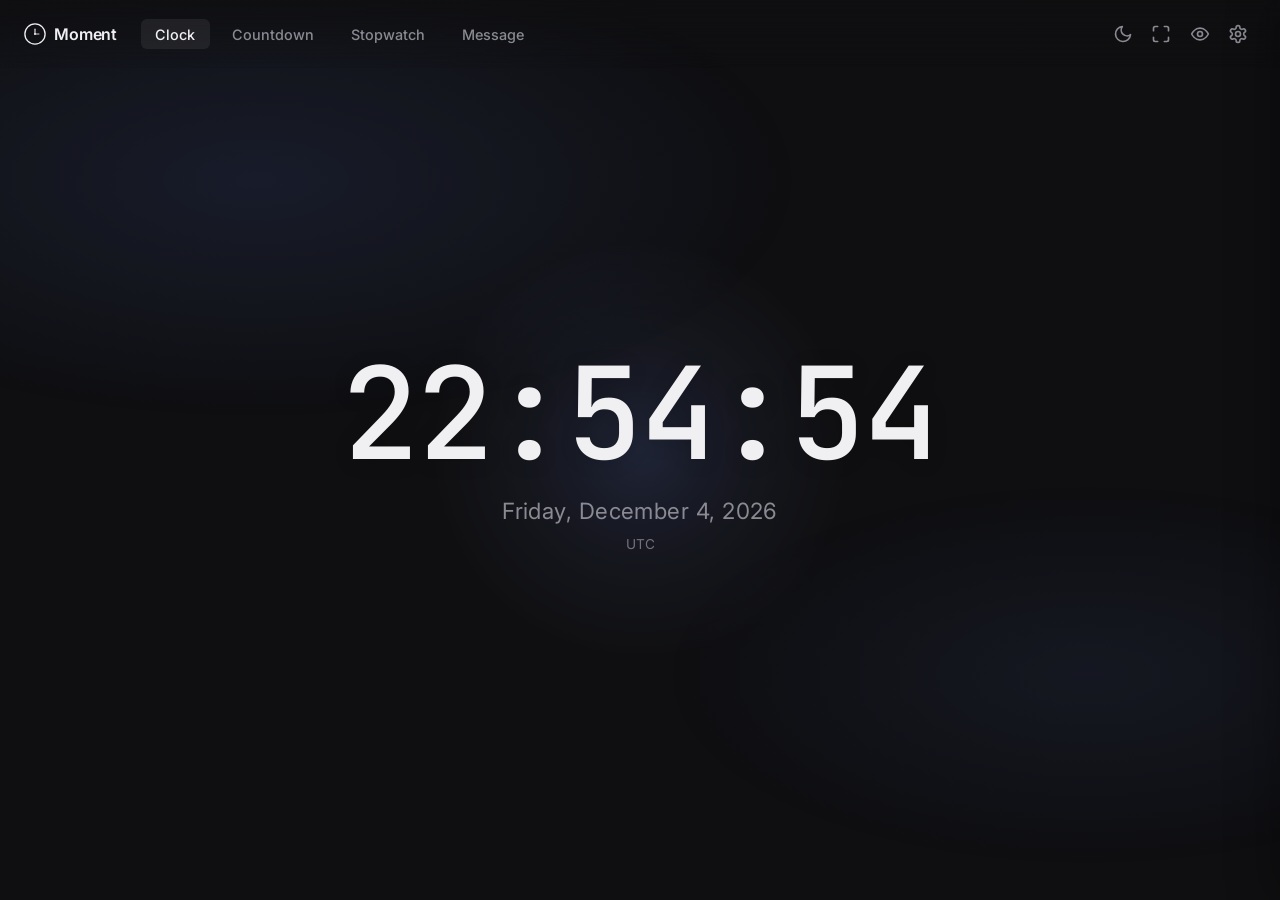
<file: index.html>
<!DOCTYPE html>
<html lang="en">
<head>
  <meta charset="UTF-8" />
  <meta name="viewport" content="width=device-width, initial-scale=1.0, maximum-scale=1.0, user-scalable=no" />
  <meta name="description" content="Moment – clean digital clock, countdown & message display" />
  <title>Clock – Moment</title>
  <link rel="icon" href="assets/icons/favicon.svg" type="image/svg+xml" />
  <link rel="stylesheet" href="css/styles.css" />
  <link rel="preconnect" href="https://fonts.googleapis.com" />
  <link rel="preconnect" href="https://fonts.gstatic.com" crossorigin />
  <link href="https://fonts.googleapis.com/css2?family=Inter:wght@300;400;500;600&family=JetBrains+Mono:wght@400;500&family=Roboto:wght@300;400;500&family=Roboto+Mono:wght@400;500&family=Space+Grotesk:wght@400;500;600&family=Outfit:wght@300;400;500;600&family=Syne:wght@400;500;600;700&family=Playfair+Display:wght@400;500;600&family=Cormorant+Garamond:wght@400;500;600&family=IBM+Plex+Sans:wght@300;400;500&family=IBM+Plex+Mono:wght@400;500&family=DM+Sans:wght@400;500;600&family=Manrope:wght@400;500;600&family=Sora:wght@400;500;600&display=swap" rel="stylesheet" />
</head>
<body class="theme-dark">
  <div id="app">
<nav class="top-nav" id="top-nav">
      <div class="nav-left">
        <a href="index.html" class="brand" title="Moment">
          <img src="assets/icons/favicon.svg" alt="" class="brand-icon" width="22" height="22" />
          <span>Moment</span>
        </a>
        <a href="index.html" class="nav-link active">Clock</a>
        <a href="countdown.html" class="nav-link">Countdown</a>
        <a href="stopwatch.html" class="nav-link">Stopwatch</a>
        <a href="message.html" class="nav-link">Message</a>
      </div>
      <div class="nav-right">
        <button id="theme-toggle" class="icon-btn" title="Toggle light / dark" aria-label="Toggle theme">
          <svg class="icon-sun" width="20" height="20" viewBox="0 0 24 24" fill="none" stroke="currentColor" stroke-width="2" stroke-linecap="round" stroke-linejoin="round">
            <circle cx="12" cy="12" r="4"></circle>
            <path d="M12 2v2M12 20v2M4.93 4.93l1.41 1.41M17.66 17.66l1.41 1.41M2 12h2M20 12h2M6.34 17.66l-1.41 1.41M19.07 4.93l-1.41 1.41"></path>
          </svg>
          <svg class="icon-moon" width="20" height="20" viewBox="0 0 24 24" fill="none" stroke="currentColor" stroke-width="2" stroke-linecap="round" stroke-linejoin="round">
            <path d="M21 12.79A9 9 0 1 1 11.21 3 7 7 0 0 0 21 12.79z"></path>
          </svg>
        </button>
        <button id="fullscreen-btn" class="icon-btn" title="Fullscreen" aria-label="Toggle fullscreen">
          <svg width="20" height="20" viewBox="0 0 24 24" fill="none" stroke="currentColor" stroke-width="2" stroke-linecap="round" stroke-linejoin="round">
            <path d="M8 3H5a2 2 0 0 0-2 2v3M21 8V5a2 2 0 0 0-2-2h-3M3 16v3a2 2 0 0 0 2 2h3M16 21h3a2 2 0 0 0 2-2v-3"></path>
          </svg>
        </button>
        <button id="zen-btn" class="icon-btn" title="Hide UI (click screen to show again)" aria-label="Hide interface">
          <svg width="20" height="20" viewBox="0 0 24 24" fill="none" stroke="currentColor" stroke-width="2" stroke-linecap="round" stroke-linejoin="round">
            <path d="M2 12s3.5-7 10-7 10 7 10 7-3.5 7-10 7-10-7-10-7z"></path>
            <circle cx="12" cy="12" r="3"></circle>
          </svg>
        </button>
        <button id="settings-btn" class="icon-btn" title="Settings" aria-label="Settings">
          <svg width="20" height="20" viewBox="0 0 24 24" fill="none" stroke="currentColor" stroke-width="2" stroke-linecap="round" stroke-linejoin="round">
            <path d="M12.22 2h-.44a2 2 0 0 0-2 2v.18a2 2 0 0 1-1 1.73l-.43.25a2 2 0 0 1-2 0l-.15-.08a2 2 0 0 0-2.73.73l-.22.38a2 2 0 0 0 .73 2.73l.15.1a2 2 0 0 1 1 1.72v.51a2 2 0 0 1-1 1.74l-.15.09a2 2 0 0 0-.73 2.73l.22.38a2 2 0 0 0 2.73.73l.15-.08a2 2 0 0 1 2 0l.43.25a2 2 0 0 1 1 1.73V20a2 2 0 0 0 2 2h.44a2 2 0 0 0 2-2v-.18a2 2 0 0 1 1-1.73l.43-.25a2 2 0 0 1 2 0l.15.08a2 2 0 0 0 2.73-.73l.22-.39a2 2 0 0 0-.73-2.73l-.15-.08a2 2 0 0 1-1-1.74v-.5a2 2 0 0 1 1-1.74l.15-.09a2 2 0 0 0 .73-2.73l-.22-.38a2 2 0 0 0-2.73-.73l-.15.08a2 2 0 0 1-2 0l-.43-.25a2 2 0 0 1-1-1.73V4a2 2 0 0 0-2-2z"></path>
            <circle cx="12" cy="12" r="3"></circle>
          </svg>
        </button>
      </div>
    </nav>

    <main class="clock-container">
      <div id="time" class="time">00:00:00</div>
      <div id="flip-clock" class="flip-clock" aria-hidden="true">
        <div class="flip-digit" data-slot="h0"><div class="half top"><span>0</span></div><div class="half bottom"><span>0</span></div></div>
        <div class="flip-digit" data-slot="h1"><div class="half top"><span>0</span></div><div class="half bottom"><span>0</span></div></div>
        <span class="flip-colon">:</span>
        <div class="flip-digit" data-slot="m0"><div class="half top"><span>0</span></div><div class="half bottom"><span>0</span></div></div>
        <div class="flip-digit" data-slot="m1"><div class="half top"><span>0</span></div><div class="half bottom"><span>0</span></div></div>
        <span class="flip-colon sec-colon">:</span>
        <div class="flip-digit sec-digit" data-slot="s0"><div class="half top"><span>0</span></div><div class="half bottom"><span>0</span></div></div>
        <div class="flip-digit sec-digit" data-slot="s1"><div class="half top"><span>0</span></div><div class="half bottom"><span>0</span></div></div>
      </div>
      <div id="date" class="date">Saturday, November 21, 2026</div>
      <div id="timezone-label" class="timezone-label"></div>
    </main>

    <aside id="settings-panel" class="settings-panel" aria-hidden="true">
      <div class="settings-header">
        <h2>Settings</h2>
        <button id="reset-settings" class="icon-btn reset-btn" title="Reset all settings" aria-label="Reset settings">
          <img src="assets/icons/icon-reset.png" alt="" class="action-icon" />
        </button>
        <button id="close-settings" class="icon-btn" aria-label="Close settings">
          <svg width="20" height="20" viewBox="0 0 24 24" fill="none" stroke="currentColor" stroke-width="2">
            <line x1="18" y1="6" x2="6" y2="18"></line>
            <line x1="6" y1="6" x2="18" y2="18"></line>
          </svg>
        </button>
      </div>

      <div class="settings-section size-controls">
        <label><img src="assets/icons/icon-size.png" class="inline-icon" alt="" /> Display size</label>
        <div class="size-row"><span>Time</span><input type="range" id="size-time" min="25" max="200" value="100" step="1"><output id="size-time-value">100%</output></div>
        <div class="size-row"><span>Date</span><input type="range" id="size-date" min="25" max="200" value="100" step="1"><output id="size-date-value">100%</output></div>
      </div>

      <div class="settings-section">
        <label for="timezone-select">Timezone</label>
        <select id="timezone-select">
          <option value="local">Local time</option>
          <option value="UTC">UTC</option>
          <option value="America/New_York">New York</option>
          <option value="America/Chicago">Chicago</option>
          <option value="America/Denver">Denver</option>
          <option value="America/Los_Angeles">Los Angeles</option>
          <option value="Europe/London">London</option>
          <option value="Europe/Paris">Paris</option>
          <option value="Europe/Berlin">Berlin</option>
          <option value="Asia/Dubai">Dubai</option>
          <option value="Asia/Kolkata">India</option>
          <option value="Asia/Singapore">Singapore</option>
          <option value="Asia/Tokyo">Tokyo</option>
          <option value="Asia/Shanghai">Shanghai</option>
          <option value="Australia/Sydney">Sydney</option>
          <option value="Pacific/Auckland">Auckland</option>
        </select>
      </div>

      <div class="settings-section">
        <label for="font-select">Font</label>
        <select id="font-select">
          <option value="Inter">Inter</option>
          <option value="JetBrains Mono">JetBrains Mono</option>
          <option value="Roboto">Roboto</option>
          <option value="Roboto Mono">Roboto Mono</option>
          <option value="Space Grotesk">Space Grotesk</option>
          <option value="Outfit">Outfit</option>
          <option value="Syne">Syne</option>
          <option value="Playfair Display">Playfair Display</option>
          <option value="Cormorant Garamond">Cormorant Garamond</option>
          <option value="IBM Plex Sans">IBM Plex Sans</option>
          <option value="IBM Plex Mono">IBM Plex Mono</option>
          <option value="DM Sans">DM Sans</option>
          <option value="Manrope">Manrope</option>
          <option value="Sora">Sora</option>
          <option value="system-ui">System UI</option>
          <option value="Georgia">Georgia</option>
          <option value="Times New Roman">Times New Roman</option>
          <option value="Courier New">Courier New</option>
          <option value="monospace">Monospace</option>
        </select>
      </div>

      <div class="settings-section">
        <label>Theme</label>
        <div class="theme-options">
          <button class="theme-btn active" data-theme="dark">Dark</button>
          <button class="theme-btn" data-theme="light">Light</button>
          <button class="theme-btn" data-theme="midnight">Midnight</button>
          <button class="theme-btn" data-theme="ocean">Ocean</button>
          <button class="theme-btn" data-theme="forest">Forest</button>
          <button class="theme-btn" data-theme="sunset">Sunset</button>
          <button class="theme-btn" data-theme="violet">Violet</button>
          <button class="theme-btn" data-theme="slate">Slate</button>
          <button class="theme-btn" data-theme="rose">Rose</button>
          <button class="theme-btn" data-theme="paper">Paper</button>
          <button class="theme-btn" data-theme="custom">Custom</button>
        </div>
      </div>

      <div class="settings-section" id="custom-bg-section" style="display:none;">
        <label><img src="assets/icons/icon-image.png" class="inline-icon" alt="" /> Background image / GIF URL</label>
        <input type="url" id="custom-bg-url" placeholder="https://.../image.gif" />
        <p class="hint"><img src="assets/icons/icon-upload.png" class="inline-icon" alt="" /> Upload image or <img src="assets/icons/icon-gif.png" class="inline-icon" alt="" /> GIF:</p>
        <input type="file" id="custom-bg-file" accept="image/*,.gif" />
        <button id="clear-custom-bg" class="text-btn" type="button">Clear custom background</button>
      </div>

      <div class="settings-section">
        <label for="format-24h"><input type="checkbox" id="format-24h" checked /> 24-hour format</label>
      </div>
      <div class="settings-section">
        <label for="show-seconds"><input type="checkbox" id="show-seconds" checked /> Show seconds</label>
      </div>
      <div class="settings-section">
        <label for="show-date"><input type="checkbox" id="show-date" checked /> Show date</label>
      </div>
      <div class="settings-section">
        <label for="show-weekday"><input type="checkbox" id="show-weekday" checked /> Show weekday</label>
      </div>
      <div class="settings-section">
        <label for="show-timezone"><input type="checkbox" id="show-timezone" checked /> Show timezone</label>
      </div>
      <div class="settings-section">
        <label for="flip-mode"><input type="checkbox" id="flip-mode" /> Flipboard clock (animated flaps)</label>
        <p class="hint" style="margin-top:0.35rem;font-size:0.78rem;color:var(--text-muted);">Works with any theme, including Ocean and Custom background.</p>
      </div>

      
      <div class="settings-section" id="flip-style-section">
        <label>Flipboard design</label>
        <div class="flip-design-options">
          <button type="button" class="flip-design-btn active" data-flip-design="classic">Classic</button>
          <button type="button" class="flip-design-btn" data-flip-design="airport">Airport</button>
          <button type="button" class="flip-design-btn" data-flip-design="neon">Neon</button>
          <button type="button" class="flip-design-btn" data-flip-design="gold">Gold</button>
          <button type="button" class="flip-design-btn" data-flip-design="minimal">Minimal</button>
          <button type="button" class="flip-design-btn" data-flip-design="inverse">Inverse</button>
          <button type="button" class="flip-design-btn" data-flip-design="ocean">Ocean</button>
          <button type="button" class="flip-design-btn" data-flip-design="carbon">Carbon</button>
        </div>
        <div class="flip-color-row">
          <label class="color-label">Digits <input type="color" id="flip-color-text" value="#f0f0f2" /></label>
          <label class="color-label">Top <input type="color" id="flip-color-top" value="#2a2a30" /></label>
          <label class="color-label">Bottom <input type="color" id="flip-color-bottom" value="#1c1c20" /></label>
          <label class="color-label">Seam <input type="color" id="flip-color-seam" value="#000000" /></label>
        </div>
        <p class="hint" style="margin-top:0.4rem;font-size:0.78rem;color:var(--text-muted);">Presets set colors instantly; pickers fine-tune any flap.</p>
      </div>
<div class="settings-section">
        <label>Colors</label>
        <div class="color-row">
          <label class="color-label">Time <input type="color" id="color-time" value="#f0f0f2" /></label>
          <label class="color-label">Date <input type="color" id="color-date" value="#8a8a93" /></label>
          <label class="color-label">Timezone <input type="color" id="color-tz" value="#8a8a93" /></label>
        </div>
      </div>

      <div class="settings-section">
        <label>Time position</label>
        <div class="axis-row">
          <img src="assets/icons/icon-x.png" class="axis-icon" alt="X" title="Horizontal" />
          <input type="range" id="pos-time-x" min="-50" max="50" value="0" step="1" />
          <input type="number" id="pos-time-x-num" min="-50" max="50" value="0" step="1" class="axis-num" />
        </div>
        <div class="axis-row">
          <img src="assets/icons/icon-y.png" class="axis-icon" alt="Y" title="Vertical" />
          <input type="range" id="pos-time-y" min="-50" max="50" value="0" step="1" />
          <input type="number" id="pos-time-y-num" min="-50" max="50" value="0" step="1" class="axis-num" />
        </div>
        <div class="axis-row">
          <img src="assets/icons/icon-rotate.png" class="axis-icon" alt="Rotate" title="Rotation" />
          <input type="range" id="pos-time-r" min="-180" max="180" value="0" step="1" />
          <input type="number" id="pos-time-r-num" min="-180" max="180" value="0" step="1" class="axis-num" />
          <span class="axis-unit">°</span>
        </div>
      </div>

      <div class="settings-section">
        <label>Date position</label>
        <div class="axis-row">
          <img src="assets/icons/icon-x.png" class="axis-icon" alt="X" title="Horizontal" />
          <input type="range" id="pos-date-x" min="-50" max="50" value="0" step="1" />
          <input type="number" id="pos-date-x-num" min="-50" max="50" value="0" step="1" class="axis-num" />
        </div>
        <div class="axis-row">
          <img src="assets/icons/icon-y.png" class="axis-icon" alt="Y" title="Vertical" />
          <input type="range" id="pos-date-y" min="-50" max="50" value="0" step="1" />
          <input type="number" id="pos-date-y-num" min="-50" max="50" value="0" step="1" class="axis-num" />
        </div>
        <div class="axis-row">
          <img src="assets/icons/icon-rotate.png" class="axis-icon" alt="Rotate" title="Rotation" />
          <input type="range" id="pos-date-r" min="-180" max="180" value="0" step="1" />
          <input type="number" id="pos-date-r-num" min="-180" max="180" value="0" step="1" class="axis-num" />
          <span class="axis-unit">°</span>
        </div>
      </div>

      <div class="settings-section tips-section">
        <label>Tips &amp; usage</label>
        <ul>
          <li>Use the square fullscreen button (or Esc to exit) — works on desktop and mobile.</li>
          <li>Sun / moon icon quickly switches between light and dark.</li>
          <li>Eye icon enters focus mode. Click anywhere to show the interface again.</li>
          <li>Enable Flipboard for a mechanical split-flap style clock.</li>
          <li>Use Reset to restore the default settings.</li>
        </ul>
      </div>

      
      <div class="settings-section legal-section">
        <label>Legal</label>
        <div class="legal-links">
          <a href="legal/license.html">License (ARR)</a>
          <a href="legal/privacy.html">Privacy</a>
          <a href="legal/terms.html">Terms</a>
        </div>
      </div>

      <div class="settings-footer">
        <p class="version">v1.3.0</p>
<div class="feedback-row">
          <p>Issues or suggestions?</p>
          <a class="feedback-icon" href="mailto:hi.kyro@tuta.io?subject=Moment%20feedback" aria-label="Suggest an issue or feature" title="Suggest an issue or feature">
            <img src="assets/icons/icon-email.png" alt="Email" />
          </a>
        </div>
        <a class="email-link" href="mailto:hi.kyro@tuta.io?subject=Moment%20feedback">hi.kyro@tuta.io</a>
        <p class="github-link">
          <a href="https://github.com/its-me-kyro" target="_blank" rel="noopener" title="GitHub">
            <img src="assets/icons/github-icon.png" alt="GitHub" class="github-icon" width="20" height="20" />
            <span>its-me-kyro</span>
          </a>
        </p>
      </div>
    </aside>

    <button type="button" id="fullscreen-exit" aria-label="Exit fullscreen">
      <svg width="16" height="16" viewBox="0 0 24 24" fill="none" stroke="currentColor" stroke-width="2"><path d="M8 3v3a2 2 0 0 1-2 2H3m18 0h-3a2 2 0 0 1-2-2V3m0 18v-3a2 2 0 0 1 2-2h3M3 16h3a2 2 0 0 1 2 2v3"/></svg>
      Exit fullscreen
    </button>
    <div id="overlay" class="overlay" hidden></div>
  </div>
  <script src="js/app.js"></script>
  <script>document.addEventListener('DOMContentLoaded', () => initClock());</script>
</body>
</html>
</file>
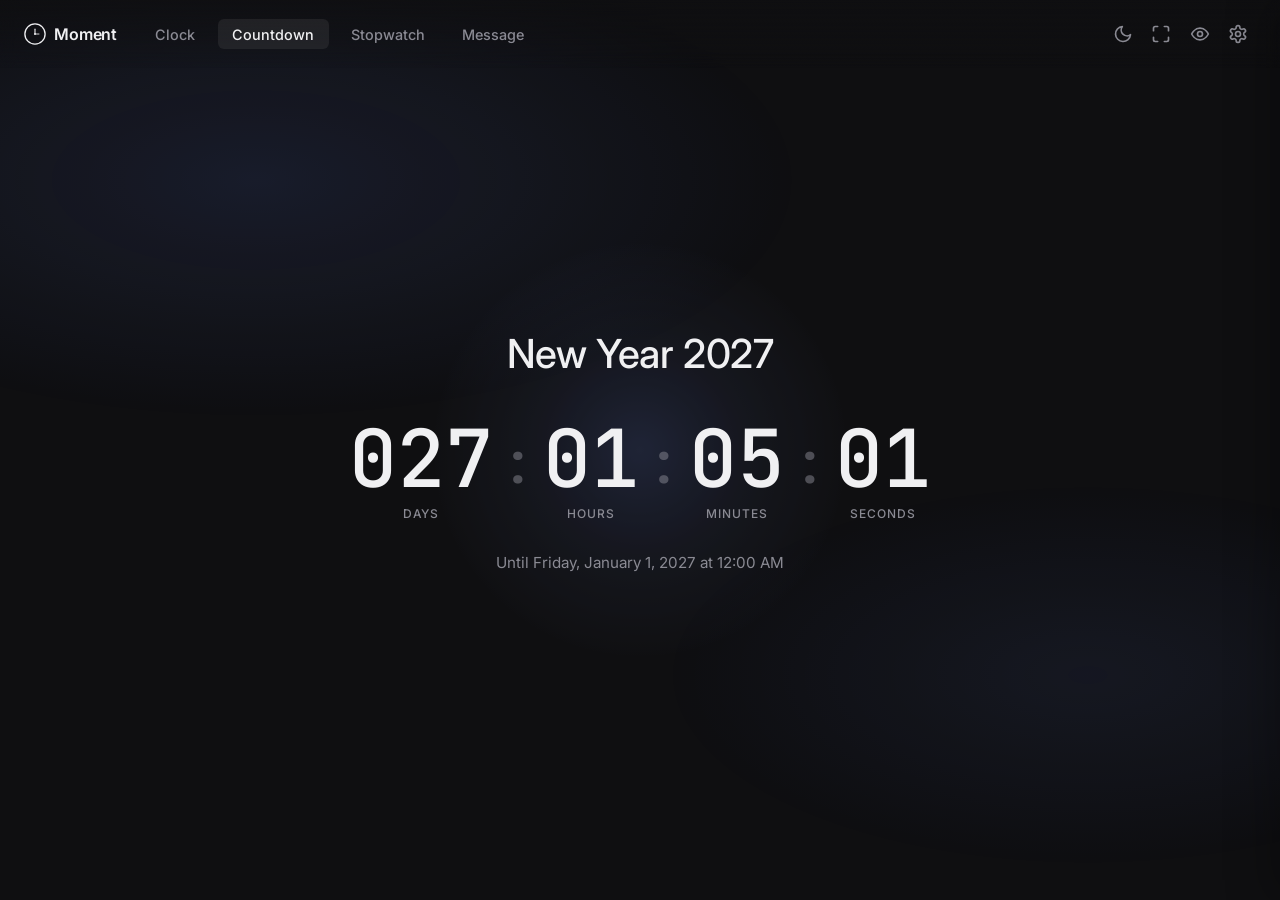
<file: countdown.html>
<!DOCTYPE html>
<html lang="en">
<head>
  <meta charset="UTF-8" />
  <meta name="viewport" content="width=device-width, initial-scale=1.0, maximum-scale=1.0, user-scalable=no" />
  <meta name="description" content="Moment – countdown" />
  <title>Countdown – Moment</title>
  <link rel="icon" href="assets/icons/favicon.svg" type="image/svg+xml" />
  <link rel="stylesheet" href="css/styles.css" />
  <link rel="preconnect" href="https://fonts.googleapis.com" />
  <link rel="preconnect" href="https://fonts.gstatic.com" crossorigin />
  <link href="https://fonts.googleapis.com/css2?family=Inter:wght@300;400;500;600&family=JetBrains+Mono:wght@400;500&family=Roboto:wght@300;400;500&family=Roboto+Mono:wght@400;500&family=Space+Grotesk:wght@400;500;600&family=Outfit:wght@300;400;500;600&family=Syne:wght@400;500;600;700&family=Playfair+Display:wght@400;500;600&family=Cormorant+Garamond:wght@400;500;600&family=IBM+Plex+Sans:wght@300;400;500&family=IBM+Plex+Mono:wght@400;500&family=DM+Sans:wght@400;500;600&family=Manrope:wght@400;500;600&family=Sora:wght@400;500;600&display=swap" rel="stylesheet" />
</head>
<body class="theme-dark">
  <div id="app">
<nav class="top-nav" id="top-nav">
      <div class="nav-left">
        <a href="index.html" class="brand" title="Moment">
          <img src="assets/icons/favicon.svg" alt="" class="brand-icon" width="22" height="22" />
          <span>Moment</span>
        </a>
        <a href="index.html" class="nav-link">Clock</a>
        <a href="countdown.html" class="nav-link active">Countdown</a>
        <a href="stopwatch.html" class="nav-link">Stopwatch</a>
        <a href="message.html" class="nav-link">Message</a>
      </div>
      <div class="nav-right">
        <button id="theme-toggle" class="icon-btn" title="Toggle light / dark" aria-label="Toggle theme">
          <svg class="icon-sun" width="20" height="20" viewBox="0 0 24 24" fill="none" stroke="currentColor" stroke-width="2" stroke-linecap="round" stroke-linejoin="round">
            <circle cx="12" cy="12" r="4"></circle>
            <path d="M12 2v2M12 20v2M4.93 4.93l1.41 1.41M17.66 17.66l1.41 1.41M2 12h2M20 12h2M6.34 17.66l-1.41 1.41M19.07 4.93l-1.41 1.41"></path>
          </svg>
          <svg class="icon-moon" width="20" height="20" viewBox="0 0 24 24" fill="none" stroke="currentColor" stroke-width="2" stroke-linecap="round" stroke-linejoin="round">
            <path d="M21 12.79A9 9 0 1 1 11.21 3 7 7 0 0 0 21 12.79z"></path>
          </svg>
        </button>
        <button id="fullscreen-btn" class="icon-btn" title="Fullscreen" aria-label="Toggle fullscreen">
          <svg width="20" height="20" viewBox="0 0 24 24" fill="none" stroke="currentColor" stroke-width="2" stroke-linecap="round" stroke-linejoin="round">
            <path d="M8 3H5a2 2 0 0 0-2 2v3M21 8V5a2 2 0 0 0-2-2h-3M3 16v3a2 2 0 0 0 2 2h3M16 21h3a2 2 0 0 0 2-2v-3"></path>
          </svg>
        </button>
        <button id="zen-btn" class="icon-btn" title="Hide UI (click screen to show again)" aria-label="Hide interface">
          <svg width="20" height="20" viewBox="0 0 24 24" fill="none" stroke="currentColor" stroke-width="2" stroke-linecap="round" stroke-linejoin="round">
            <path d="M2 12s3.5-7 10-7 10 7 10 7-3.5 7-10 7-10-7-10-7z"></path>
            <circle cx="12" cy="12" r="3"></circle>
          </svg>
        </button>
        <button id="settings-btn" class="icon-btn" title="Settings" aria-label="Settings">
          <svg width="20" height="20" viewBox="0 0 24 24" fill="none" stroke="currentColor" stroke-width="2" stroke-linecap="round" stroke-linejoin="round">
            <path d="M12.22 2h-.44a2 2 0 0 0-2 2v.18a2 2 0 0 1-1 1.73l-.43.25a2 2 0 0 1-2 0l-.15-.08a2 2 0 0 0-2.73.73l-.22.38a2 2 0 0 0 .73 2.73l.15.1a2 2 0 0 1 1 1.72v.51a2 2 0 0 1-1 1.74l-.15.09a2 2 0 0 0-.73 2.73l.22.38a2 2 0 0 0 2.73.73l.15-.08a2 2 0 0 1 2 0l.43.25a2 2 0 0 1 1 1.73V20a2 2 0 0 0 2 2h.44a2 2 0 0 0 2-2v-.18a2 2 0 0 1 1-1.73l.43-.25a2 2 0 0 1 2 0l.15.08a2 2 0 0 0 2.73-.73l.22-.39a2 2 0 0 0-.73-2.73l-.15-.08a2 2 0 0 1-1-1.74v-.5a2 2 0 0 1 1-1.74l.15-.09a2 2 0 0 0 .73-2.73l-.22-.38a2 2 0 0 0-2.73-.73l-.15.08a2 2 0 0 1-2 0l-.43-.25a2 2 0 0 1-1-1.73V4a2 2 0 0 0-2-2z"></path>
            <circle cx="12" cy="12" r="3"></circle>
          </svg>
        </button>
      </div>
    </nav>

    <main class="countdown-container" id="countdown-container">
      <p id="countdown-subtitle" class="countdown-subtitle"></p>
      <h1 id="countdown-title" class="countdown-title">New Year 2027</h1>
      <div id="countdown-display" class="countdown-display">
        <div class="unit" data-unit="days"><span id="days" class="value">000</span><span class="label">Days</span></div>
        <div class="separator" data-sep>:</div>
        <div class="unit" data-unit="hours"><span id="hours" class="value">00</span><span class="label">Hours</span></div>
        <div class="separator" data-sep>:</div>
        <div class="unit" data-unit="minutes"><span id="minutes" class="value">00</span><span class="label">Minutes</span></div>
        <div class="separator" data-sep>:</div>
        <div class="unit" data-unit="seconds"><span id="seconds" class="value">00</span><span class="label">Seconds</span></div>
      </div>
      <p id="countdown-footer-text" class="countdown-footer-text"></p>
      <p id="target-date" class="target-date"></p>
    </main>

    <aside id="settings-panel" class="settings-panel" aria-hidden="true">
      <div class="settings-header">
        <h2>Settings</h2>
        <button id="reset-settings" class="icon-btn reset-btn" title="Reset all settings" aria-label="Reset settings">
          <img src="assets/icons/icon-reset.png" alt="" class="action-icon" />
        </button>
        <button id="close-settings" class="icon-btn" aria-label="Close settings">
          <svg width="20" height="20" viewBox="0 0 24 24" fill="none" stroke="currentColor" stroke-width="2">
            <line x1="18" y1="6" x2="6" y2="18"></line>
            <line x1="6" y1="6" x2="18" y2="18"></line>
          </svg>
        </button>
      </div>

      <div class="settings-section size-controls">
        <label><img src="assets/icons/icon-size.png" class="inline-icon" alt="" /> Display size</label>
        <div class="size-row"><span>Title</span><input type="range" id="size-title" min="25" max="200" value="100" step="1"><output id="size-title-value">100%</output></div>
        <div class="size-row"><span>Timer</span><input type="range" id="size-timer" min="25" max="200" value="100" step="1"><output id="size-timer-value">100%</output></div>
      </div>

      <div class="settings-section">
        <label>Purpose / Preset</label>
        <div class="preset-options">
          <button class="preset-btn active" data-preset="newyear2027">New Year 2027</button>
          <button class="preset-btn" data-preset="christmas">Christmas</button>
          <button class="preset-btn" data-preset="stream">Stream starts in…</button>
          <button class="preset-btn" data-preset="event">Event starts in…</button>
          <button class="preset-btn" data-preset="custom">Custom</button>
        </div>
      </div>

      <div class="settings-section" id="custom-fields-section">
        <label for="custom-title">Title</label>
        <input type="text" id="custom-title" placeholder="Stream starts in…" />

        <label for="custom-subtitle" style="margin-top:0.75rem;">Subtitle (above title)</label>
        <input type="text" id="custom-subtitle" placeholder="Optional text above" />

        <label for="custom-footer" style="margin-top:0.75rem;">Footer text (below timer)</label>
        <input type="text" id="custom-footer" placeholder="Optional text below" />

        <label for="custom-date" style="margin-top:0.75rem;">Target date & time</label>
        <input type="datetime-local" id="custom-date" />
      </div>

      <div class="settings-section">
        <label for="countdown-position">Timer position</label>
        <select id="countdown-position">
          <option value="center">Center</option>
          <option value="top">Top</option>
          <option value="bottom">Bottom</option>
        </select>
      </div>

      <div class="settings-section">
        <label for="timezone-select">Timezone</label>
        <select id="timezone-select">
          <option value="local">Local time</option>
          <option value="UTC">UTC</option>
          <option value="America/New_York">New York</option>
          <option value="America/Chicago">Chicago</option>
          <option value="America/Denver">Denver</option>
          <option value="America/Los_Angeles">Los Angeles</option>
          <option value="Europe/London">London</option>
          <option value="Europe/Paris">Paris</option>
          <option value="Europe/Berlin">Berlin</option>
          <option value="Asia/Dubai">Dubai</option>
          <option value="Asia/Kolkata">India</option>
          <option value="Asia/Singapore">Singapore</option>
          <option value="Asia/Tokyo">Tokyo</option>
          <option value="Asia/Shanghai">Shanghai</option>
          <option value="Australia/Sydney">Sydney</option>
          <option value="Pacific/Auckland">Auckland</option>
        </select>
      </div>

      <div class="settings-section">
        <label for="font-select">Font</label>
        <select id="font-select">
          <option value="Inter">Inter</option>
          <option value="JetBrains Mono">JetBrains Mono</option>
          <option value="Roboto">Roboto</option>
          <option value="Roboto Mono">Roboto Mono</option>
          <option value="Space Grotesk">Space Grotesk</option>
          <option value="Outfit">Outfit</option>
          <option value="Syne">Syne</option>
          <option value="Playfair Display">Playfair Display</option>
          <option value="Cormorant Garamond">Cormorant Garamond</option>
          <option value="IBM Plex Sans">IBM Plex Sans</option>
          <option value="IBM Plex Mono">IBM Plex Mono</option>
          <option value="DM Sans">DM Sans</option>
          <option value="Manrope">Manrope</option>
          <option value="Sora">Sora</option>
          <option value="system-ui">System UI</option>
          <option value="Georgia">Georgia</option>
          <option value="Times New Roman">Times New Roman</option>
          <option value="Courier New">Courier New</option>
          <option value="monospace">Monospace</option>
        </select>
      </div>

      <div class="settings-section">
        <label>Theme</label>
        <div class="theme-options">
          <button class="theme-btn active" data-theme="dark">Dark</button>
          <button class="theme-btn" data-theme="light">Light</button>
          <button class="theme-btn" data-theme="midnight">Midnight</button>
          <button class="theme-btn" data-theme="ocean">Ocean</button>
          <button class="theme-btn" data-theme="forest">Forest</button>
          <button class="theme-btn" data-theme="sunset">Sunset</button>
          <button class="theme-btn" data-theme="violet">Violet</button>
          <button class="theme-btn" data-theme="slate">Slate</button>
          <button class="theme-btn" data-theme="rose">Rose</button>
          <button class="theme-btn" data-theme="paper">Paper</button>
          <button class="theme-btn" data-theme="custom">Custom</button>
        </div>
      </div>

      <div class="settings-section" id="custom-bg-section" style="display:none;">
        <label><img src="assets/icons/icon-image.png" class="inline-icon" alt="" /> Background image / GIF URL</label>
        <input type="url" id="custom-bg-url" placeholder="https://.../image.gif" />
        <p class="hint"><img src="assets/icons/icon-upload.png" class="inline-icon" alt="" /> Upload image or <img src="assets/icons/icon-gif.png" class="inline-icon" alt="" /> GIF:</p>
        <input type="file" id="custom-bg-file" accept="image/*,.gif" />
        <button id="clear-custom-bg" class="text-btn" type="button">Clear custom background</button>
      </div>

      <div class="settings-section">
        <label for="show-days"><input type="checkbox" id="show-days" checked /> Show days</label>
      </div>
      <div class="settings-section">
        <label for="show-hours"><input type="checkbox" id="show-hours" checked /> Show hours</label>
      </div>
      <div class="settings-section">
        <label for="show-minutes"><input type="checkbox" id="show-minutes" checked /> Show minutes</label>
      </div>
      <div class="settings-section">
        <label for="show-seconds"><input type="checkbox" id="show-seconds" checked /> Show seconds</label>
      </div>
      <div class="settings-section">
        <label for="flip-mode"><input type="checkbox" id="flip-mode" /> Flipboard display (animated flaps)</label>
        <p class="hint" style="margin-top:0.35rem;font-size:0.78rem;color:var(--text-muted);">Applies a flip-card style to timer digits.</p>
      </div>
      <div class="settings-section">
        <label for="show-labels"><input type="checkbox" id="show-labels" checked /> Show unit labels</label>
      </div>
      <div class="settings-section">
        <label for="show-target"><input type="checkbox" id="show-target" checked /> Show target date</label>
      </div>


      <div class="settings-section">
        <label>Colors</label>
        <div class="color-row">
          <label class="color-label">Title <input type="color" id="color-title" value="#f0f0f2" /></label>
          <label class="color-label">Numbers <input type="color" id="color-numbers" value="#f0f0f2" /></label>
          <label class="color-label">Labels <input type="color" id="color-labels" value="#8a8a93" /></label>
          <label class="color-label">Subtitle <input type="color" id="color-subtitle" value="#8a8a93" /></label>
          <label class="color-label">Footer <input type="color" id="color-footer" value="#8a8a93" /></label>
        </div>
      </div>

      <div class="settings-section">
        <label>Title position</label>
        <div class="axis-row">
          <img src="assets/icons/icon-x.png" class="axis-icon" alt="X" title="Horizontal" />
          <input type="range" id="pos-title-x" min="-50" max="50" value="0" step="1" />
          <input type="number" id="pos-title-x-num" min="-50" max="50" value="0" step="1" class="axis-num" />
        </div>
        <div class="axis-row">
          <img src="assets/icons/icon-y.png" class="axis-icon" alt="Y" title="Vertical" />
          <input type="range" id="pos-title-y" min="-50" max="50" value="0" step="1" />
          <input type="number" id="pos-title-y-num" min="-50" max="50" value="0" step="1" class="axis-num" />
        </div>
        <div class="axis-row">
          <img src="assets/icons/icon-rotate.png" class="axis-icon" alt="Rotate" title="Rotation" />
          <input type="range" id="pos-title-r" min="-180" max="180" value="0" step="1" />
          <input type="number" id="pos-title-r-num" min="-180" max="180" value="0" step="1" class="axis-num" />
          <span class="axis-unit">°</span>
        </div>
      </div>

      <div class="settings-section">
        <label>Timer position</label>
        <div class="axis-row">
          <img src="assets/icons/icon-x.png" class="axis-icon" alt="X" title="Horizontal" />
          <input type="range" id="pos-timer-x" min="-50" max="50" value="0" step="1" />
          <input type="number" id="pos-timer-x-num" min="-50" max="50" value="0" step="1" class="axis-num" />
        </div>
        <div class="axis-row">
          <img src="assets/icons/icon-y.png" class="axis-icon" alt="Y" title="Vertical" />
          <input type="range" id="pos-timer-y" min="-50" max="50" value="0" step="1" />
          <input type="number" id="pos-timer-y-num" min="-50" max="50" value="0" step="1" class="axis-num" />
        </div>
        <div class="axis-row">
          <img src="assets/icons/icon-rotate.png" class="axis-icon" alt="Rotate" title="Rotation" />
          <input type="range" id="pos-timer-r" min="-180" max="180" value="0" step="1" />
          <input type="number" id="pos-timer-r-num" min="-180" max="180" value="0" step="1" class="axis-num" />
          <span class="axis-unit">°</span>
        </div>
      </div>

      <div class="settings-section tips-section">
        <label>Tips &amp; usage</label>
        <ul>
          <li>On a PC, press <kbd>F11</kbd> to enter or exit fullscreen.</li>
          <li>Use the eye icon to enter focus mode. Click anywhere on the page to show the interface again.</li>
          <li>Use the size sliders to resize elements. Position limits adjust to the available screen space.</li>
          <li>Use Reset to restore the default settings.</li>
        </ul>
      </div>

      
      <div class="settings-section legal-section">
        <label>Legal</label>
        <div class="legal-links">
          <a href="legal/license.html">License (ARR)</a>
          <a href="legal/privacy.html">Privacy</a>
          <a href="legal/terms.html">Terms</a>
        </div>
      </div>

      <div class="settings-footer">
        <p class="version">v1.3.0</p>
<div class="feedback-row">
          <p>Issues or suggestions?</p>
          <a class="feedback-icon" href="mailto:hi.kyro@tuta.io?subject=Moment%20feedback" aria-label="Suggest an issue or feature" title="Suggest an issue or feature">
            <img src="assets/icons/icon-email.png" alt="Email" />
          </a>
        </div>
        <a class="email-link" href="mailto:hi.kyro@tuta.io?subject=Moment%20feedback">hi.kyro@tuta.io</a>
        <p class="github-link">
          <a href="https://github.com/its-me-kyro" target="_blank" rel="noopener" title="GitHub">
            <img src="assets/icons/github-icon.png" alt="GitHub" class="github-icon" width="20" height="20" />
            <span>its-me-kyro</span>
          </a>
        </p>
      </div>
    </aside>

    <button type="button" id="fullscreen-exit" aria-label="Exit fullscreen">
      <svg width="16" height="16" viewBox="0 0 24 24" fill="none" stroke="currentColor" stroke-width="2"><path d="M8 3v3a2 2 0 0 1-2 2H3m18 0h-3a2 2 0 0 1-2-2V3m0 18v-3a2 2 0 0 1 2-2h3M3 16h3a2 2 0 0 1 2 2v3"/></svg>
      Exit fullscreen
    </button>
    <div id="overlay" class="overlay" hidden></div>
  </div>
  <script src="js/app.js"></script>
  <script>document.addEventListener('DOMContentLoaded', () => initCountdown());</script>
</body>
</html>
</file>
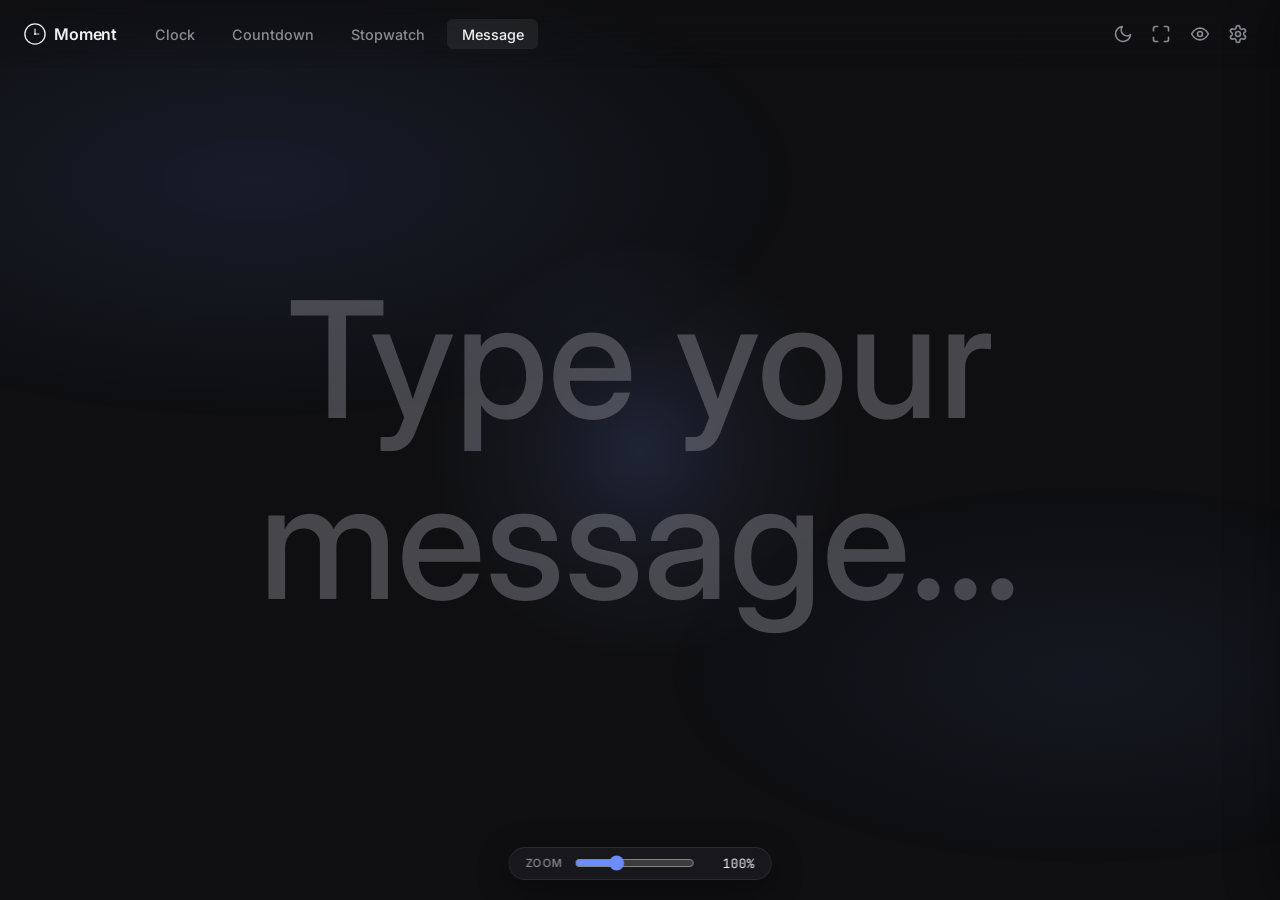
<file: message.html>
<!DOCTYPE html>
<html lang="en">
<head>
  <meta charset="UTF-8" />
  <meta name="viewport" content="width=device-width, initial-scale=1.0, maximum-scale=1.0, user-scalable=no" />
  <meta name="description" content="Moment – big message display for AFK, BRB, streams" />
  <title>Message – Moment</title>
  <link rel="icon" href="assets/icons/favicon.svg" type="image/svg+xml" />
  <link rel="stylesheet" href="css/styles.css" />
  <link rel="preconnect" href="https://fonts.googleapis.com" />
  <link rel="preconnect" href="https://fonts.gstatic.com" crossorigin />
  <link href="https://fonts.googleapis.com/css2?family=Inter:wght@300;400;500;600&family=JetBrains+Mono:wght@400;500&family=Roboto:wght@300;400;500&family=Roboto+Mono:wght@400;500&family=Space+Grotesk:wght@400;500;600&family=Outfit:wght@300;400;500;600&family=Syne:wght@400;500;600;700&family=Playfair+Display:wght@400;500;600&family=Cormorant+Garamond:wght@400;500;600&family=IBM+Plex+Sans:wght@300;400;500&family=IBM+Plex+Mono:wght@400;500&family=DM+Sans:wght@400;500;600&family=Manrope:wght@400;500;600&family=Sora:wght@400;500;600&display=swap" rel="stylesheet" />
</head>
<body class="theme-dark">
  <div id="app">
<nav class="top-nav" id="top-nav">
      <div class="nav-left">
        <a href="index.html" class="brand" title="Moment">
          <img src="assets/icons/favicon.svg" alt="" class="brand-icon" width="22" height="22" />
          <span>Moment</span>
        </a>
        <a href="index.html" class="nav-link">Clock</a>
        <a href="countdown.html" class="nav-link">Countdown</a>
        <a href="stopwatch.html" class="nav-link">Stopwatch</a>
        <a href="message.html" class="nav-link active">Message</a>
      </div>
      <div class="nav-right">
        <button id="theme-toggle" class="icon-btn" title="Toggle light / dark" aria-label="Toggle theme">
          <svg class="icon-sun" width="20" height="20" viewBox="0 0 24 24" fill="none" stroke="currentColor" stroke-width="2" stroke-linecap="round" stroke-linejoin="round">
            <circle cx="12" cy="12" r="4"></circle>
            <path d="M12 2v2M12 20v2M4.93 4.93l1.41 1.41M17.66 17.66l1.41 1.41M2 12h2M20 12h2M6.34 17.66l-1.41 1.41M19.07 4.93l-1.41 1.41"></path>
          </svg>
          <svg class="icon-moon" width="20" height="20" viewBox="0 0 24 24" fill="none" stroke="currentColor" stroke-width="2" stroke-linecap="round" stroke-linejoin="round">
            <path d="M21 12.79A9 9 0 1 1 11.21 3 7 7 0 0 0 21 12.79z"></path>
          </svg>
        </button>
        <button id="fullscreen-btn" class="icon-btn" title="Fullscreen" aria-label="Toggle fullscreen">
          <svg width="20" height="20" viewBox="0 0 24 24" fill="none" stroke="currentColor" stroke-width="2" stroke-linecap="round" stroke-linejoin="round">
            <path d="M8 3H5a2 2 0 0 0-2 2v3M21 8V5a2 2 0 0 0-2-2h-3M3 16v3a2 2 0 0 0 2 2h3M16 21h3a2 2 0 0 0 2-2v-3"></path>
          </svg>
        </button>
        <button id="zen-btn" class="icon-btn" title="Hide UI (click screen to show again)" aria-label="Hide interface">
          <svg width="20" height="20" viewBox="0 0 24 24" fill="none" stroke="currentColor" stroke-width="2" stroke-linecap="round" stroke-linejoin="round">
            <path d="M2 12s3.5-7 10-7 10 7 10 7-3.5 7-10 7-10-7-10-7z"></path>
            <circle cx="12" cy="12" r="3"></circle>
          </svg>
        </button>
        <button id="settings-btn" class="icon-btn" title="Settings" aria-label="Settings">
          <svg width="20" height="20" viewBox="0 0 24 24" fill="none" stroke="currentColor" stroke-width="2" stroke-linecap="round" stroke-linejoin="round">
            <path d="M12.22 2h-.44a2 2 0 0 0-2 2v.18a2 2 0 0 1-1 1.73l-.43.25a2 2 0 0 1-2 0l-.15-.08a2 2 0 0 0-2.73.73l-.22.38a2 2 0 0 0 .73 2.73l.15.1a2 2 0 0 1 1 1.72v.51a2 2 0 0 1-1 1.74l-.15.09a2 2 0 0 0-.73 2.73l.22.38a2 2 0 0 0 2.73.73l.15-.08a2 2 0 0 1 2 0l.43.25a2 2 0 0 1 1 1.73V20a2 2 0 0 0 2 2h.44a2 2 0 0 0 2-2v-.18a2 2 0 0 1 1-1.73l.43-.25a2 2 0 0 1 2 0l.15.08a2 2 0 0 0 2.73-.73l.22-.39a2 2 0 0 0-.73-2.73l-.15-.08a2 2 0 0 1-1-1.74v-.5a2 2 0 0 1 1-1.74l.15-.09a2 2 0 0 0 .73-2.73l-.22-.38a2 2 0 0 0-2.73-.73l-.15.08a2 2 0 0 1-2 0l-.43-.25a2 2 0 0 1-1-1.73V4a2 2 0 0 0-2-2z"></path>
            <circle cx="12" cy="12" r="3"></circle>
          </svg>
        </button>
      </div>
    </nav>

    <main class="message-container" id="message-container">
      <div id="message-display" class="message-display" contenteditable="true" spellcheck="false" data-placeholder="Type your message…"></div>
    </main>

    <div id="zoom-bar" class="zoom-bar">
      <label for="zoom-slider">Zoom</label>
      <input type="range" id="zoom-slider" min="50" max="200" value="100" step="5" />
      <span id="zoom-value">100%</span>
    </div>

    <aside id="settings-panel" class="settings-panel" aria-hidden="true">
      <div class="settings-header">
        <h2>Settings</h2>
        <button id="reset-settings" class="icon-btn reset-btn" title="Reset all settings" aria-label="Reset settings">
          <img src="assets/icons/icon-reset.png" alt="" class="action-icon" />
        </button>
        <button id="close-settings" class="icon-btn" aria-label="Close settings">
          <svg width="20" height="20" viewBox="0 0 24 24" fill="none" stroke="currentColor" stroke-width="2">
            <line x1="18" y1="6" x2="6" y2="18"></line>
            <line x1="6" y1="6" x2="18" y2="18"></line>
          </svg>
        </button>
      </div>

      <div class="settings-section size-controls">
        <label><img src="assets/icons/icon-size.png" class="inline-icon" alt="" /> Message size</label>
        <div class="size-row"><span>Text</span><input type="range" id="size-message" min="25" max="200" value="100" step="1"><output id="size-message-value">100%</output></div>
      </div>

      <div class="settings-section use-cases-section">
        <label>Use Cases</label>
        <ul>
          <li><strong>School &amp; Universities</strong> – Communicate to students without speaking, e.g. during examination.</li>
          <li><strong>At the library</strong> – You are forbidden to talk.</li>
          <li><strong>Audio not working</strong> – Video call, or presentation with large audience.</li>
          <li><strong>For Fun.</strong></li>
        </ul>
      </div>

      <div class="settings-section">
        <label>Quick messages</label>
        <div class="preset-options purpose-btns">
          <button type="button" class="preset-btn purpose-btn" data-text="AFK">AFK</button>
          <button type="button" class="preset-btn purpose-btn" data-text="I'll be back soon">I'll be back soon</button>
          <button type="button" class="preset-btn purpose-btn" data-text="BRB">BRB</button>
          <button type="button" class="preset-btn purpose-btn" data-text="Be right back">Be right back</button>
          <button type="button" class="preset-btn purpose-btn" data-text="Stream starting soon">Stream starting soon</button>
          <button type="button" class="preset-btn purpose-btn" data-text="Thanks for watching">Thanks for watching</button>
          <button type="button" class="preset-btn purpose-btn" data-text="Follow for more">Follow for more</button>
        </div>
      </div>

      <div class="settings-section">
        <label for="font-select">Font</label>
        <select id="font-select">
          <option value="Inter">Inter</option>
          <option value="JetBrains Mono">JetBrains Mono</option>
          <option value="Roboto">Roboto</option>
          <option value="Roboto Mono">Roboto Mono</option>
          <option value="Space Grotesk">Space Grotesk</option>
          <option value="Outfit">Outfit</option>
          <option value="Syne">Syne</option>
          <option value="Playfair Display">Playfair Display</option>
          <option value="Cormorant Garamond">Cormorant Garamond</option>
          <option value="IBM Plex Sans">IBM Plex Sans</option>
          <option value="IBM Plex Mono">IBM Plex Mono</option>
          <option value="DM Sans">DM Sans</option>
          <option value="Manrope">Manrope</option>
          <option value="Sora">Sora</option>
          <option value="system-ui">System UI</option>
          <option value="Georgia">Georgia</option>
          <option value="Times New Roman">Times New Roman</option>
          <option value="Courier New">Courier New</option>
          <option value="monospace">Monospace</option>
        </select>
      </div>

      <div class="settings-section">
        <label>Theme</label>
        <div class="theme-options">
          <button class="theme-btn active" data-theme="dark">Dark</button>
          <button class="theme-btn" data-theme="light">Light</button>
          <button class="theme-btn" data-theme="midnight">Midnight</button>
          <button class="theme-btn" data-theme="ocean">Ocean</button>
          <button class="theme-btn" data-theme="forest">Forest</button>
          <button class="theme-btn" data-theme="sunset">Sunset</button>
          <button class="theme-btn" data-theme="violet">Violet</button>
          <button class="theme-btn" data-theme="slate">Slate</button>
          <button class="theme-btn" data-theme="rose">Rose</button>
          <button class="theme-btn" data-theme="paper">Paper</button>
          <button class="theme-btn" data-theme="custom">Custom</button>
        </div>
      </div>

      <div class="settings-section" id="custom-bg-section" style="display:none;">
        <label><img src="assets/icons/icon-image.png" class="inline-icon" alt="" /> Background image / GIF URL</label>
        <input type="url" id="custom-bg-url" placeholder="https://.../image.gif" />
        <p class="hint"><img src="assets/icons/icon-upload.png" class="inline-icon" alt="" /> Upload image or <img src="assets/icons/icon-gif.png" class="inline-icon" alt="" /> GIF:</p>
        <input type="file" id="custom-bg-file" accept="image/*,.gif" />
        <button id="clear-custom-bg" class="text-btn" type="button">Clear custom background</button>
      </div>

      <div class="settings-section">
        <label for="message-align">Text alignment</label>
        <select id="message-align">
          <option value="center">Center</option>
          <option value="left">Left</option>
          <option value="right">Right</option>
        </select>
      </div>


      <div class="settings-section">
        <label>Text color</label>
        <div class="color-row">
          <label class="color-label">Message <input type="color" id="color-message" value="#f0f0f2" /></label>
        </div>
      </div>

      <div class="settings-section">
        <label>Message position</label>
        <div class="axis-row">
          <img src="assets/icons/icon-x.png" class="axis-icon" alt="X" title="Horizontal" />
          <input type="range" id="pos-msg-x" min="-50" max="50" value="0" step="1" />
          <input type="number" id="pos-msg-x-num" min="-50" max="50" value="0" step="1" class="axis-num" />
        </div>
        <div class="axis-row">
          <img src="assets/icons/icon-y.png" class="axis-icon" alt="Y" title="Vertical" />
          <input type="range" id="pos-msg-y" min="-50" max="50" value="0" step="1" />
          <input type="number" id="pos-msg-y-num" min="-50" max="50" value="0" step="1" class="axis-num" />
        </div>
        <div class="axis-row">
          <img src="assets/icons/icon-rotate.png" class="axis-icon" alt="Rotate" title="Rotation" />
          <input type="range" id="pos-msg-r" min="-180" max="180" value="0" step="1" />
          <input type="number" id="pos-msg-r-num" min="-180" max="180" value="0" step="1" class="axis-num" />
          <span class="axis-unit">°</span>
        </div>
      </div>

      <div class="settings-section tips-section">
        <label>Tips &amp; usage</label>
        <ul>
          <li>On a PC, press <kbd>F11</kbd> to enter or exit fullscreen.</li>
          <li>Use the eye icon to enter focus mode. Click anywhere on the page to show the interface again.</li>
          <li>Use the size sliders to resize elements. Position limits adjust to the available screen space.</li>
          <li>Use Reset to restore the default settings.</li>
        </ul>
      </div>

      
      <div class="settings-section legal-section">
        <label>Legal</label>
        <div class="legal-links">
          <a href="legal/license.html">License (ARR)</a>
          <a href="legal/privacy.html">Privacy</a>
          <a href="legal/terms.html">Terms</a>
        </div>
      </div>

      <div class="settings-footer">
        <p class="version">v1.3.0</p>
<div class="feedback-row">
          <p>Issues or suggestions?</p>
          <a class="feedback-icon" href="mailto:hi.kyro@tuta.io?subject=Moment%20feedback" aria-label="Suggest an issue or feature" title="Suggest an issue or feature">
            <img src="assets/icons/icon-email.png" alt="Email" />
          </a>
        </div>
        <a class="email-link" href="mailto:hi.kyro@tuta.io?subject=Moment%20feedback">hi.kyro@tuta.io</a>
        <p class="github-link">
          <a href="https://github.com/its-me-kyro" target="_blank" rel="noopener" title="GitHub">
            <img src="assets/icons/github-icon.png" alt="GitHub" class="github-icon" width="20" height="20" />
            <span>its-me-kyro</span>
          </a>
        </p>
      </div>
    </aside>

    <button type="button" id="fullscreen-exit" aria-label="Exit fullscreen">
      <svg width="16" height="16" viewBox="0 0 24 24" fill="none" stroke="currentColor" stroke-width="2"><path d="M8 3v3a2 2 0 0 1-2 2H3m18 0h-3a2 2 0 0 1-2-2V3m0 18v-3a2 2 0 0 1 2-2h3M3 16h3a2 2 0 0 1 2 2v3"/></svg>
      Exit fullscreen
    </button>
    <div id="overlay" class="overlay" hidden></div>
  </div>
  <script src="js/app.js"></script>
  <script>document.addEventListener('DOMContentLoaded', () => initMessage());</script>
</body>
</html>
</file>
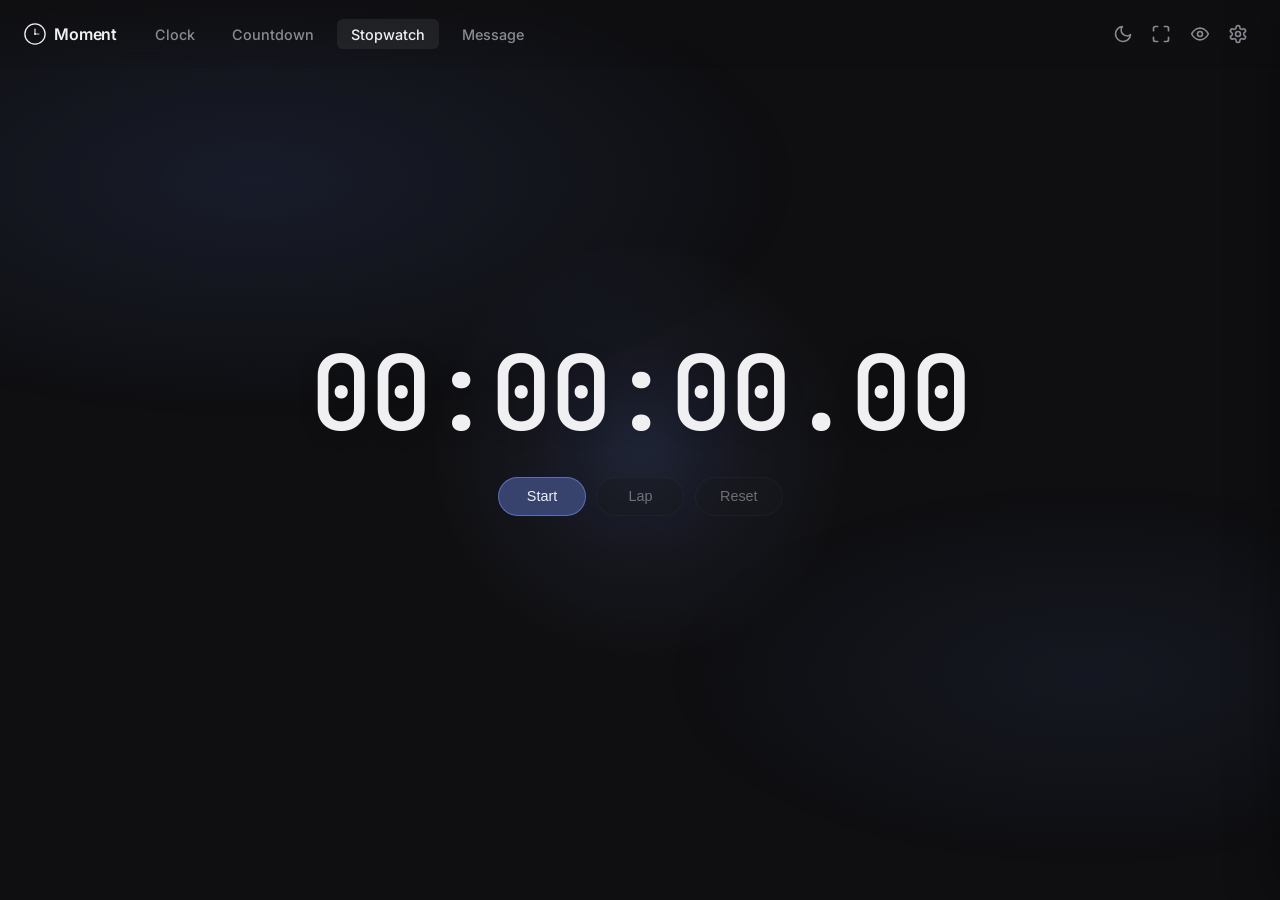
<file: stopwatch.html>
<!DOCTYPE html>
<html lang="en">
<head>
  <meta charset="UTF-8" />
  <meta name="viewport" content="width=device-width, initial-scale=1.0, maximum-scale=1.0, user-scalable=no" />
  <meta name="description" content="Moment – stopwatch" />
  <title>Stopwatch – Moment</title>
  <link rel="icon" href="assets/icons/favicon.svg" type="image/svg+xml" />
  <link rel="stylesheet" href="css/styles.css" />
  <link rel="preconnect" href="https://fonts.googleapis.com" />
  <link rel="preconnect" href="https://fonts.gstatic.com" crossorigin />
  <link href="https://fonts.googleapis.com/css2?family=Inter:wght@300;400;500;600&family=JetBrains+Mono:wght@400;500&family=Roboto:wght@300;400;500&family=Roboto+Mono:wght@400;500&family=Space+Grotesk:wght@400;500;600&family=Outfit:wght@300;400;500;600&family=Syne:wght@400;500;600;700&family=Playfair+Display:wght@400;500;600&family=Cormorant+Garamond:wght@400;500;600&family=IBM+Plex+Sans:wght@300;400;500&family=IBM+Plex+Mono:wght@400;500&family=DM+Sans:wght@400;500;600&family=Manrope:wght@400;500;600&family=Sora:wght@400;500;600&display=swap" rel="stylesheet" />
</head>
<body class="theme-dark">
  <div id="app">
    <nav class="top-nav" id="top-nav">
      <div class="nav-left">
        <a href="index.html" class="brand" title="Moment">
          <img src="assets/icons/favicon.svg" alt="" class="brand-icon" width="22" height="22" />
          <span>Moment</span>
        </a>
        <a href="index.html" class="nav-link">Clock</a>
        <a href="countdown.html" class="nav-link">Countdown</a>
        <a href="stopwatch.html" class="nav-link active">Stopwatch</a>
        <a href="message.html" class="nav-link">Message</a>
      </div>
      <div class="nav-right">
        <button id="theme-toggle" class="icon-btn" title="Toggle light / dark" aria-label="Toggle theme">
          <svg class="icon-sun" width="20" height="20" viewBox="0 0 24 24" fill="none" stroke="currentColor" stroke-width="2" stroke-linecap="round" stroke-linejoin="round">
            <circle cx="12" cy="12" r="4"></circle>
            <path d="M12 2v2M12 20v2M4.93 4.93l1.41 1.41M17.66 17.66l1.41 1.41M2 12h2M20 12h2M6.34 17.66l-1.41 1.41M19.07 4.93l-1.41 1.41"></path>
          </svg>
          <svg class="icon-moon" width="20" height="20" viewBox="0 0 24 24" fill="none" stroke="currentColor" stroke-width="2" stroke-linecap="round" stroke-linejoin="round">
            <path d="M21 12.79A9 9 0 1 1 11.21 3 7 7 0 0 0 21 12.79z"></path>
          </svg>
        </button>
        <button id="fullscreen-btn" class="icon-btn" title="Fullscreen" aria-label="Toggle fullscreen">
          <svg width="20" height="20" viewBox="0 0 24 24" fill="none" stroke="currentColor" stroke-width="2" stroke-linecap="round" stroke-linejoin="round">
            <path d="M8 3H5a2 2 0 0 0-2 2v3M21 8V5a2 2 0 0 0-2-2h-3M3 16v3a2 2 0 0 0 2 2h3M16 21h3a2 2 0 0 0 2-2v-3"></path>
          </svg>
        </button>
        <button id="zen-btn" class="icon-btn" title="Hide UI (click screen to show again)" aria-label="Hide interface">
          <svg width="20" height="20" viewBox="0 0 24 24" fill="none" stroke="currentColor" stroke-width="2" stroke-linecap="round" stroke-linejoin="round">
            <path d="M2 12s3.5-7 10-7 10 7 10 7-3.5 7-10 7-10-7-10-7z"></path>
            <circle cx="12" cy="12" r="3"></circle>
          </svg>
        </button>
        <button id="settings-btn" class="icon-btn" title="Settings" aria-label="Settings">
          <svg width="20" height="20" viewBox="0 0 24 24" fill="none" stroke="currentColor" stroke-width="2" stroke-linecap="round" stroke-linejoin="round">
            <path d="M12.22 2h-.44a2 2 0 0 0-2 2v.18a2 2 0 0 1-1 1.73l-.43.25a2 2 0 0 1-2 0l-.15-.08a2 2 0 0 0-2.73.73l-.22.38a2 2 0 0 0 .73 2.73l.15.1a2 2 0 0 1 1 1.72v.51a2 2 0 0 1-1 1.74l-.15.09a2 2 0 0 0-.73 2.73l.22.38a2 2 0 0 0 2.73.73l.15-.08a2 2 0 0 1 2 0l.43.25a2 2 0 0 1 1 1.73V20a2 2 0 0 0 2 2h.44a2 2 0 0 0 2-2v-.18a2 2 0 0 1 1-1.73l.43-.25a2 2 0 0 1 2 0l.15.08a2 2 0 0 0 2.73-.73l.22-.39a2 2 0 0 0-.73-2.73l-.15-.08a2 2 0 0 1-1-1.74v-.5a2 2 0 0 1 1-1.74l.15-.09a2 2 0 0 0 .73-2.73l-.22-.38a2 2 0 0 0-2.73-.73l-.15.08a2 2 0 0 1-2 0l-.43-.25a2 2 0 0 1-1-1.73V4a2 2 0 0 0-2-2z"></path>
            <circle cx="12" cy="12" r="3"></circle>
          </svg>
        </button>
      </div>
    </nav>

    <main class="stopwatch-container" id="stopwatch-container">
      <div id="sw-time" class="sw-time">00:00:00.00</div>
      <div id="sw-flip" class="flip-clock sw-flip" aria-hidden="true">
        <div class="flip-digit" data-slot="h0"><div class="half top"><span>0</span></div><div class="half bottom"><span>0</span></div></div>
        <div class="flip-digit" data-slot="h1"><div class="half top"><span>0</span></div><div class="half bottom"><span>0</span></div></div>
        <span class="flip-colon">:</span>
        <div class="flip-digit" data-slot="m0"><div class="half top"><span>0</span></div><div class="half bottom"><span>0</span></div></div>
        <div class="flip-digit" data-slot="m1"><div class="half top"><span>0</span></div><div class="half bottom"><span>0</span></div></div>
        <span class="flip-colon">:</span>
        <div class="flip-digit" data-slot="s0"><div class="half top"><span>0</span></div><div class="half bottom"><span>0</span></div></div>
        <div class="flip-digit" data-slot="s1"><div class="half top"><span>0</span></div><div class="half bottom"><span>0</span></div></div>
        <span class="flip-colon sw-cs-sep">.</span>
        <div class="flip-digit sw-cs" data-slot="cs0"><div class="half top"><span>0</span></div><div class="half bottom"><span>0</span></div></div>
        <div class="flip-digit sw-cs" data-slot="cs1"><div class="half top"><span>0</span></div><div class="half bottom"><span>0</span></div></div>
      </div>
      <div class="sw-controls" id="sw-controls">
        <button type="button" id="sw-start" class="sw-btn sw-primary">Start</button>
        <button type="button" id="sw-lap" class="sw-btn" disabled>Lap</button>
        <button type="button" id="sw-reset" class="sw-btn" disabled>Reset</button>
      </div>
      <ul id="sw-laps" class="sw-laps" aria-label="Laps"></ul>
    </main>

    <aside id="settings-panel" class="settings-panel" aria-hidden="true">
      <div class="settings-header">
        <h2>Settings</h2>
        <button id="reset-settings" class="icon-btn reset-btn" title="Reset all settings" aria-label="Reset settings">
          <img src="assets/icons/icon-reset.png" alt="" class="action-icon" />
        </button>
        <button id="close-settings" class="icon-btn" aria-label="Close settings">
          <svg width="20" height="20" viewBox="0 0 24 24" fill="none" stroke="currentColor" stroke-width="2">
            <line x1="18" y1="6" x2="6" y2="18"></line>
            <line x1="6" y1="6" x2="18" y2="18"></line>
          </svg>
        </button>
      </div>

      <div class="settings-section size-controls">
        <label><img src="assets/icons/icon-size.png" class="inline-icon" alt="" /> Display size</label>
        <div class="size-row"><span>Time</span><input type="range" id="size-sw" min="25" max="200" value="100" step="1"><output id="size-sw-value">100%</output></div>
        <div class="size-row"><span>Buttons</span><input type="range" id="size-sw-btns" min="50" max="200" value="100" step="1"><output id="size-sw-btns-value">100%</output></div>
      </div>

      <div class="settings-section">
        <label for="font-select">Font</label>
        <select id="font-select">
          <option value="Inter">Inter</option>
          <option value="JetBrains Mono">JetBrains Mono</option>
          <option value="Roboto">Roboto</option>
          <option value="Roboto Mono">Roboto Mono</option>
          <option value="Space Grotesk">Space Grotesk</option>
          <option value="Outfit">Outfit</option>
          <option value="Syne">Syne</option>
          <option value="Playfair Display">Playfair Display</option>
          <option value="Cormorant Garamond">Cormorant Garamond</option>
          <option value="IBM Plex Sans">IBM Plex Sans</option>
          <option value="IBM Plex Mono">IBM Plex Mono</option>
          <option value="DM Sans">DM Sans</option>
          <option value="Manrope">Manrope</option>
          <option value="Sora">Sora</option>
          <option value="system-ui">System UI</option>
          <option value="Georgia">Georgia</option>
          <option value="Times New Roman">Times New Roman</option>
          <option value="Courier New">Courier New</option>
          <option value="monospace">Monospace</option>
        </select>
      </div>

      <div class="settings-section">
        <label>Theme</label>
        <div class="theme-options">
          <button class="theme-btn active" data-theme="dark">Dark</button>
          <button class="theme-btn" data-theme="light">Light</button>
          <button class="theme-btn" data-theme="midnight">Midnight</button>
          <button class="theme-btn" data-theme="ocean">Ocean</button>
          <button class="theme-btn" data-theme="forest">Forest</button>
          <button class="theme-btn" data-theme="sunset">Sunset</button>
          <button class="theme-btn" data-theme="violet">Violet</button>
          <button class="theme-btn" data-theme="slate">Slate</button>
          <button class="theme-btn" data-theme="rose">Rose</button>
          <button class="theme-btn" data-theme="paper">Paper</button>
          <button class="theme-btn" data-theme="custom">Custom</button>
        </div>
      </div>

      <div class="settings-section" id="custom-bg-section" style="display:none;">
        <label><img src="assets/icons/icon-image.png" class="inline-icon" alt="" /> Background image / GIF URL</label>
        <input type="url" id="custom-bg-url" placeholder="https://.../image.gif" />
        <p class="hint"><img src="assets/icons/icon-upload.png" class="inline-icon" alt="" /> Upload image or <img src="assets/icons/icon-gif.png" class="inline-icon" alt="" /> GIF:</p>
        <input type="file" id="custom-bg-file" accept="image/*,.gif" />
        <button id="clear-custom-bg" class="text-btn" type="button">Clear custom background</button>
      </div>

      <div class="settings-section">
        <label for="sw-show-cs"><input type="checkbox" id="sw-show-cs" checked /> Show centiseconds</label>
      </div>
      <div class="settings-section">
        <label for="flip-mode"><input type="checkbox" id="flip-mode" /> Flipboard display (animated flaps)</label>
        <p class="hint" style="margin-top:0.35rem;font-size:0.78rem;color:var(--text-muted);">Works with any theme, including Ocean and Custom background.</p>
      </div>

      
      <div class="settings-section" id="flip-style-section">
        <label>Flipboard design</label>
        <div class="flip-design-options">
          <button type="button" class="flip-design-btn active" data-flip-design="classic">Classic</button>
          <button type="button" class="flip-design-btn" data-flip-design="airport">Airport</button>
          <button type="button" class="flip-design-btn" data-flip-design="neon">Neon</button>
          <button type="button" class="flip-design-btn" data-flip-design="gold">Gold</button>
          <button type="button" class="flip-design-btn" data-flip-design="minimal">Minimal</button>
          <button type="button" class="flip-design-btn" data-flip-design="inverse">Inverse</button>
          <button type="button" class="flip-design-btn" data-flip-design="ocean">Ocean</button>
          <button type="button" class="flip-design-btn" data-flip-design="carbon">Carbon</button>
        </div>
        <div class="flip-color-row">
          <label class="color-label">Digits <input type="color" id="flip-color-text" value="#f0f0f2" /></label>
          <label class="color-label">Top <input type="color" id="flip-color-top" value="#2a2a30" /></label>
          <label class="color-label">Bottom <input type="color" id="flip-color-bottom" value="#1c1c20" /></label>
          <label class="color-label">Seam <input type="color" id="flip-color-seam" value="#000000" /></label>
        </div>
        <p class="hint" style="margin-top:0.4rem;font-size:0.78rem;color:var(--text-muted);">Presets set colors instantly; pickers fine-tune any flap.</p>
      </div>
<div class="settings-section">
        <label>Colors</label>
        <div class="color-row">
          <label class="color-label">Time <input type="color" id="color-sw" value="#f0f0f2" /></label>
        </div>
      </div>

      <div class="settings-section">
        <label>Time position</label>
        <div class="axis-row">
          <img src="assets/icons/icon-x.png" class="axis-icon" alt="X" title="Horizontal" />
          <input type="range" id="pos-sw-x" min="-50" max="50" value="0" step="1" />
          <input type="number" id="pos-sw-x-num" min="-50" max="50" value="0" step="1" class="axis-num" />
        </div>
        <div class="axis-row">
          <img src="assets/icons/icon-y.png" class="axis-icon" alt="Y" title="Vertical" />
          <input type="range" id="pos-sw-y" min="-50" max="50" value="0" step="1" />
          <input type="number" id="pos-sw-y-num" min="-50" max="50" value="0" step="1" class="axis-num" />
        </div>
        <div class="axis-row">
          <img src="assets/icons/icon-rotate.png" class="axis-icon" alt="Rotate" title="Rotation" />
          <input type="range" id="pos-sw-r" min="-180" max="180" value="0" step="1" />
          <input type="number" id="pos-sw-r-num" min="-180" max="180" value="0" step="1" class="axis-num" />
          <span class="axis-unit">°</span>
        </div>
      </div>

      <div class="settings-section">
        <label>Buttons position</label>
        <div class="axis-row">
          <img src="assets/icons/icon-x.png" class="axis-icon" alt="X" title="Horizontal" />
          <input type="range" id="pos-swbtns-x" min="-50" max="50" value="0" step="1" />
          <input type="number" id="pos-swbtns-x-num" min="-50" max="50" value="0" step="1" class="axis-num" />
        </div>
        <div class="axis-row">
          <img src="assets/icons/icon-y.png" class="axis-icon" alt="Y" title="Vertical" />
          <input type="range" id="pos-swbtns-y" min="-50" max="50" value="0" step="1" />
          <input type="number" id="pos-swbtns-y-num" min="-50" max="50" value="0" step="1" class="axis-num" />
        </div>
        <div class="axis-row">
          <img src="assets/icons/icon-rotate.png" class="axis-icon" alt="Rotate" title="Rotation" />
          <input type="range" id="pos-swbtns-r" min="-180" max="180" value="0" step="1" />
          <input type="number" id="pos-swbtns-r-num" min="-180" max="180" value="0" step="1" class="axis-num" />
          <span class="axis-unit">°</span>
        </div>
      </div>

      <div class="settings-section legal-section">
        <label>Legal</label>
        <div class="legal-links">
          <a href="legal/license.html">License (ARR)</a>
          <a href="legal/privacy.html">Privacy</a>
          <a href="legal/terms.html">Terms</a>
        </div>
      </div>

      <div class="settings-footer">
        <p class="version">v1.3.0</p>
        <div class="feedback-row">
          <p>Issues or suggestions?</p>
          <a class="feedback-icon" href="mailto:hi.kyro@tuta.io?subject=Moment%20feedback" aria-label="Suggest an issue or feature" title="Suggest an issue or feature">
            <img src="assets/icons/icon-email.png" alt="Email" />
          </a>
        </div>
        <a class="email-link" href="mailto:hi.kyro@tuta.io?subject=Moment%20feedback">hi.kyro@tuta.io</a>
        <p class="github-link">
          <a href="https://github.com/its-me-kyro" target="_blank" rel="noopener" title="GitHub">
            <img src="assets/icons/github-icon.png" alt="GitHub" class="github-icon" width="20" height="20" />
            <span>its-me-kyro</span>
          </a>
        </p>
      </div>
    </aside>

    <button type="button" id="fullscreen-exit" aria-label="Exit fullscreen">
      <svg width="16" height="16" viewBox="0 0 24 24" fill="none" stroke="currentColor" stroke-width="2"><path d="M8 3v3a2 2 0 0 1-2 2H3m18 0h-3a2 2 0 0 1-2-2V3m0 18v-3a2 2 0 0 1 2-2h3M3 16h3a2 2 0 0 1 2 2v3"/></svg>
      Exit fullscreen
    </button>
    <div id="overlay" class="overlay" hidden></div>
  </div>
  <script src="js/app.js"></script>
  <script>document.addEventListener('DOMContentLoaded', () => initStopwatch());</script>
</body>
</html>
</file>
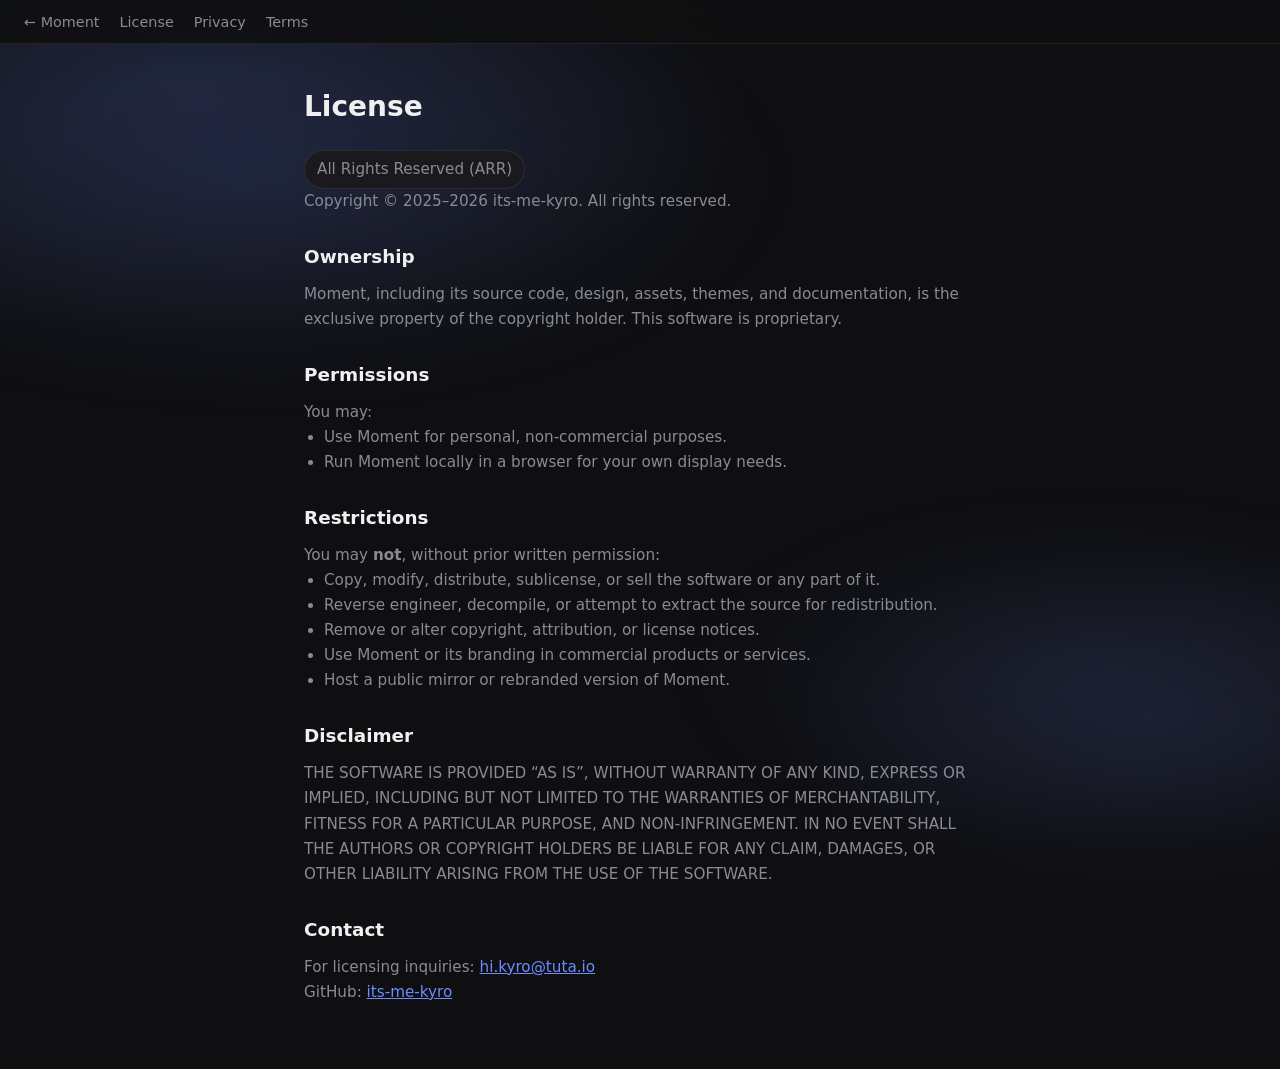
<file: legal/license.html>
<!DOCTYPE html>
<html lang="en">
<head>
  <meta charset="UTF-8" />
  <meta name="viewport" content="width=device-width, initial-scale=1.0" />
  <title>License – Moment</title>
  <link rel="icon" href="../assets/icons/favicon.svg" type="image/svg+xml" />
  <link rel="stylesheet" href="../css/styles.css" />
  <style>
    html, body {
      height: auto;
      min-height: 100%;
      overflow-x: hidden;
      overflow-y: auto !important;
    }
    body {
      background: var(--bg);
      background-image:
        radial-gradient(ellipse 80% 50% at 15% 10%, color-mix(in srgb, var(--accent) 14%, transparent), transparent 55%),
        radial-gradient(ellipse 60% 40% at 90% 80%, color-mix(in srgb, var(--accent) 10%, transparent), transparent 50%);
      background-attachment: fixed;
    }
    .legal-nav {
      position: sticky;
      top: 0;
      z-index: 10;
      display: flex;
      flex-wrap: wrap;
      gap: 0.75rem 1.25rem;
      align-items: center;
      padding: 0.85rem 1.5rem;
      background: color-mix(in srgb, var(--bg) 88%, transparent);
      backdrop-filter: blur(14px);
      -webkit-backdrop-filter: blur(14px);
      border-bottom: 1px solid var(--border);
    }
    .legal-nav a {
      color: var(--text-muted);
      text-decoration: none;
      font-size: 0.9rem;
      transition: color 0.2s, transform 0.2s;
    }
    .legal-nav a:hover { color: var(--text); transform: translateY(-1px); }
    .legal-page {
      max-width: 720px;
      margin: 0 auto;
      padding: 2.5rem 1.5rem 4rem;
      color: var(--text);
      line-height: 1.65;
    }
    .legal-page h1 { font-size: 1.75rem; margin-bottom: 0.5rem; }
    .legal-page h2 { font-size: 1.15rem; margin: 1.75rem 0 0.6rem; }
    .legal-page p, .legal-page li { color: var(--text-muted); font-size: 0.95rem; }
    .legal-page ul { padding-left: 1.25rem; }
    .legal-page a { color: var(--accent); }
    .badge{display:inline-block;margin-top:.75rem;padding:.35rem .75rem;border-radius:999px;border:1px solid var(--border);background:var(--bg-secondary);font-size:.8rem;color:var(--text);font-weight:500}
  </style>
</head>
<body class="theme-dark">
  <nav class="legal-nav">
    <a href="../index.html">← Moment</a>
    <a href="license.html">License</a>
    <a href="privacy.html">Privacy</a>
    <a href="terms.html">Terms</a>
  </nav>
  <main class="legal-page">

    <h1>License</h1>
    <p class="badge">All Rights Reserved (ARR)</p>
    <p>Copyright © 2025–2026 its-me-kyro. All rights reserved.</p>
    <h2>Ownership</h2>
    <p>Moment, including its source code, design, assets, themes, and documentation, is the exclusive property of the copyright holder. This software is proprietary.</p>
    <h2>Permissions</h2>
    <p>You may:</p>
    <ul>
      <li>Use Moment for personal, non-commercial purposes.</li>
      <li>Run Moment locally in a browser for your own display needs.</li>
    </ul>
    <h2>Restrictions</h2>
    <p>You may <strong>not</strong>, without prior written permission:</p>
    <ul>
      <li>Copy, modify, distribute, sublicense, or sell the software or any part of it.</li>
      <li>Reverse engineer, decompile, or attempt to extract the source for redistribution.</li>
      <li>Remove or alter copyright, attribution, or license notices.</li>
      <li>Use Moment or its branding in commercial products or services.</li>
      <li>Host a public mirror or rebranded version of Moment.</li>
    </ul>
    <h2>Disclaimer</h2>
    <p>THE SOFTWARE IS PROVIDED “AS IS”, WITHOUT WARRANTY OF ANY KIND, EXPRESS OR IMPLIED, INCLUDING BUT NOT LIMITED TO THE WARRANTIES OF MERCHANTABILITY, FITNESS FOR A PARTICULAR PURPOSE, AND NON-INFRINGEMENT. IN NO EVENT SHALL THE AUTHORS OR COPYRIGHT HOLDERS BE LIABLE FOR ANY CLAIM, DAMAGES, OR OTHER LIABILITY ARISING FROM THE USE OF THE SOFTWARE.</p>
    <h2>Contact</h2>
    <p>For licensing inquiries: <a href="mailto:hi.kyro@tuta.io">hi.kyro@tuta.io</a><br />GitHub: <a href="https://github.com/its-me-kyro" target="_blank" rel="noopener">its-me-kyro</a></p>

  </main>
  <script>
    const s = (() => { try { return JSON.parse(localStorage.getItem('moment-settings-v1')) || {}; } catch { return {}; } })();
    if (s.theme) document.body.className = 'theme-' + s.theme;
  </script>
</body>
</html>
</file>
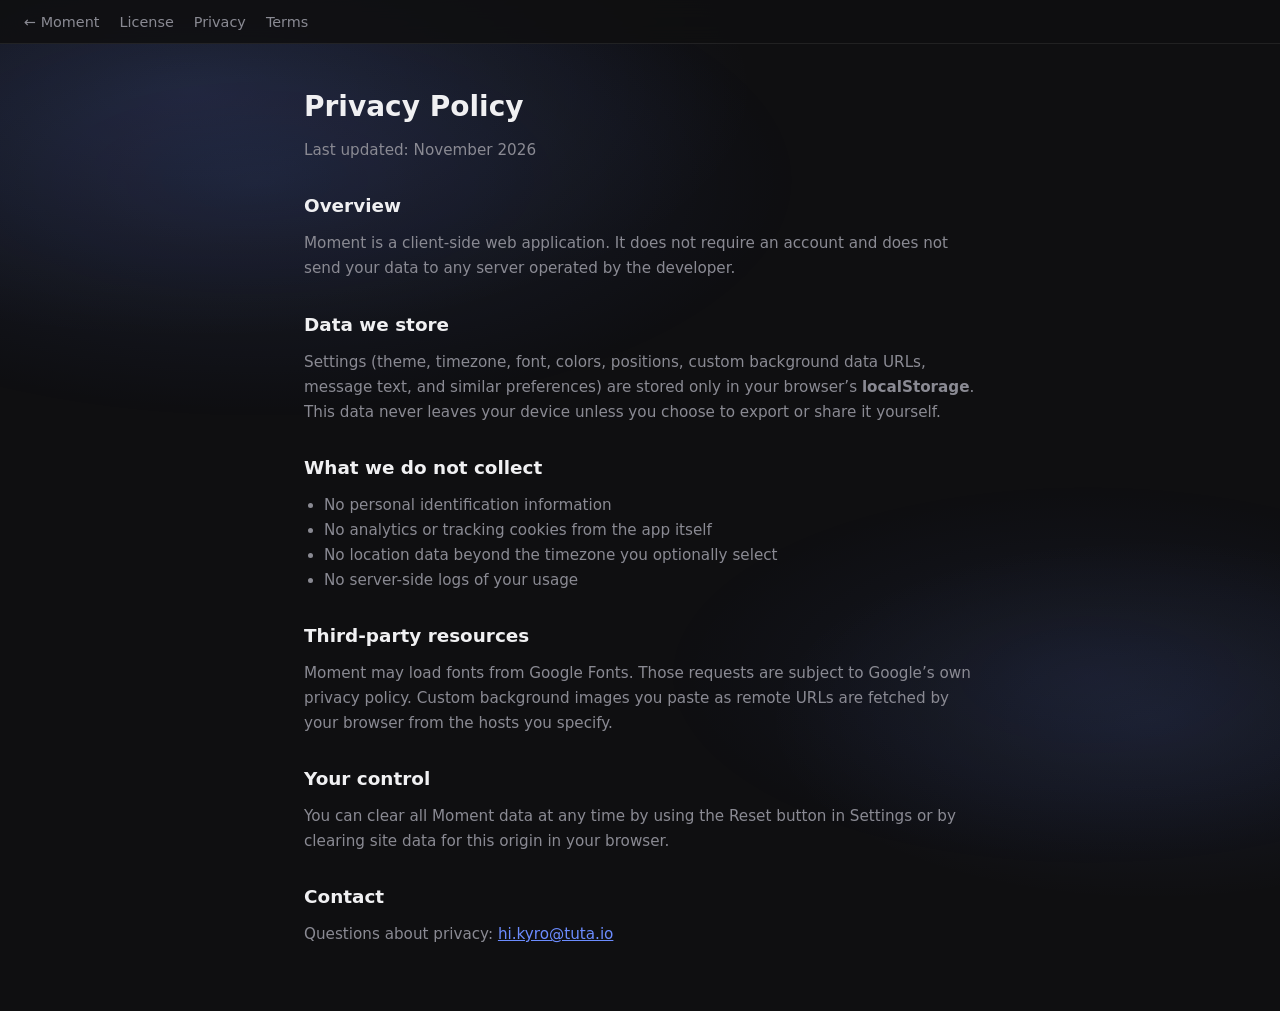
<file: legal/privacy.html>
<!DOCTYPE html>
<html lang="en">
<head>
  <meta charset="UTF-8" />
  <meta name="viewport" content="width=device-width, initial-scale=1.0" />
  <title>Privacy Policy – Moment</title>
  <link rel="icon" href="../assets/icons/favicon.svg" type="image/svg+xml" />
  <link rel="stylesheet" href="../css/styles.css" />
  <style>
    html, body {
      height: auto;
      min-height: 100%;
      overflow-x: hidden;
      overflow-y: auto !important;
    }
    body {
      background: var(--bg);
      background-image:
        radial-gradient(ellipse 80% 50% at 15% 10%, color-mix(in srgb, var(--accent) 14%, transparent), transparent 55%),
        radial-gradient(ellipse 60% 40% at 90% 80%, color-mix(in srgb, var(--accent) 10%, transparent), transparent 50%);
      background-attachment: fixed;
    }
    .legal-nav {
      position: sticky;
      top: 0;
      z-index: 10;
      display: flex;
      flex-wrap: wrap;
      gap: 0.75rem 1.25rem;
      align-items: center;
      padding: 0.85rem 1.5rem;
      background: color-mix(in srgb, var(--bg) 88%, transparent);
      backdrop-filter: blur(14px);
      -webkit-backdrop-filter: blur(14px);
      border-bottom: 1px solid var(--border);
    }
    .legal-nav a {
      color: var(--text-muted);
      text-decoration: none;
      font-size: 0.9rem;
      transition: color 0.2s, transform 0.2s;
    }
    .legal-nav a:hover { color: var(--text); transform: translateY(-1px); }
    .legal-page {
      max-width: 720px;
      margin: 0 auto;
      padding: 2.5rem 1.5rem 4rem;
      color: var(--text);
      line-height: 1.65;
    }
    .legal-page h1 { font-size: 1.75rem; margin-bottom: 0.5rem; }
    .legal-page h2 { font-size: 1.15rem; margin: 1.75rem 0 0.6rem; }
    .legal-page p, .legal-page li { color: var(--text-muted); font-size: 0.95rem; }
    .legal-page ul { padding-left: 1.25rem; }
    .legal-page a { color: var(--accent); }
    
  </style>
</head>
<body class="theme-dark">
  <nav class="legal-nav">
    <a href="../index.html">← Moment</a>
    <a href="license.html">License</a>
    <a href="privacy.html">Privacy</a>
    <a href="terms.html">Terms</a>
  </nav>
  <main class="legal-page">

    <h1>Privacy Policy</h1>
    <p>Last updated: November 2026</p>
    <h2>Overview</h2>
    <p>Moment is a client-side web application. It does not require an account and does not send your data to any server operated by the developer.</p>
    <h2>Data we store</h2>
    <p>Settings (theme, timezone, font, colors, positions, custom background data URLs, message text, and similar preferences) are stored only in your browser’s <strong>localStorage</strong>. This data never leaves your device unless you choose to export or share it yourself.</p>
    <h2>What we do not collect</h2>
    <ul>
      <li>No personal identification information</li>
      <li>No analytics or tracking cookies from the app itself</li>
      <li>No location data beyond the timezone you optionally select</li>
      <li>No server-side logs of your usage</li>
    </ul>
    <h2>Third-party resources</h2>
    <p>Moment may load fonts from Google Fonts. Those requests are subject to Google’s own privacy policy. Custom background images you paste as remote URLs are fetched by your browser from the hosts you specify.</p>
    <h2>Your control</h2>
    <p>You can clear all Moment data at any time by using the Reset button in Settings or by clearing site data for this origin in your browser.</p>
    <h2>Contact</h2>
    <p>Questions about privacy: <a href="mailto:hi.kyro@tuta.io">hi.kyro@tuta.io</a></p>

  </main>
  <script>
    const s = (() => { try { return JSON.parse(localStorage.getItem('moment-settings-v1')) || {}; } catch { return {}; } })();
    if (s.theme) document.body.className = 'theme-' + s.theme;
  </script>
</body>
</html>
</file>
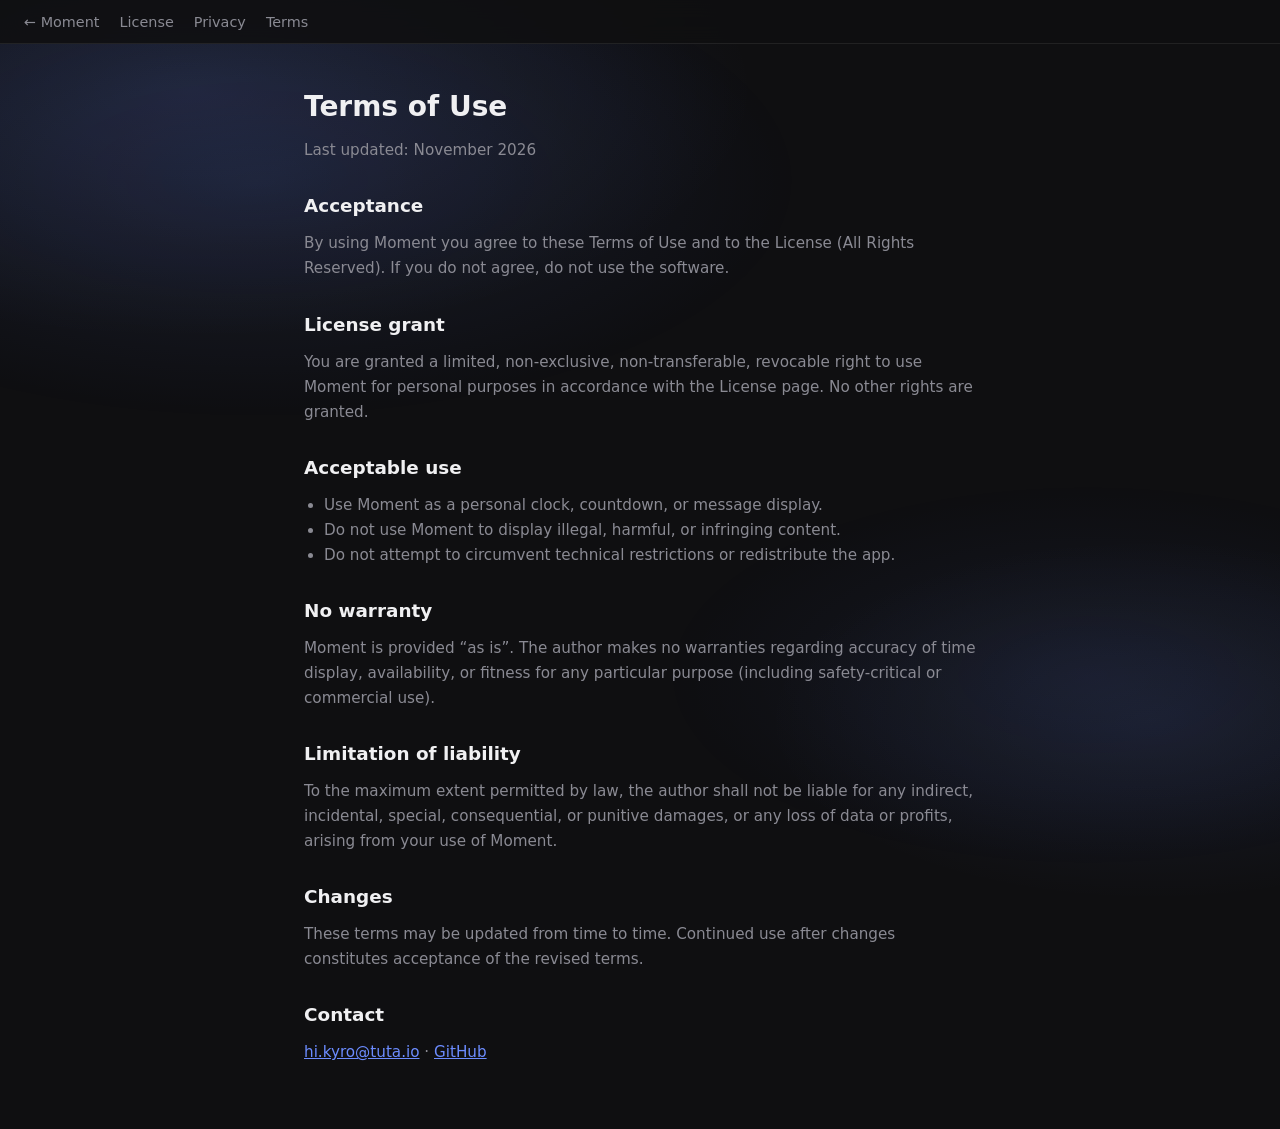
<file: legal/terms.html>
<!DOCTYPE html>
<html lang="en">
<head>
  <meta charset="UTF-8" />
  <meta name="viewport" content="width=device-width, initial-scale=1.0" />
  <title>Terms of Use – Moment</title>
  <link rel="icon" href="../assets/icons/favicon.svg" type="image/svg+xml" />
  <link rel="stylesheet" href="../css/styles.css" />
  <style>
    html, body {
      height: auto;
      min-height: 100%;
      overflow-x: hidden;
      overflow-y: auto !important;
    }
    body {
      background: var(--bg);
      background-image:
        radial-gradient(ellipse 80% 50% at 15% 10%, color-mix(in srgb, var(--accent) 14%, transparent), transparent 55%),
        radial-gradient(ellipse 60% 40% at 90% 80%, color-mix(in srgb, var(--accent) 10%, transparent), transparent 50%);
      background-attachment: fixed;
    }
    .legal-nav {
      position: sticky;
      top: 0;
      z-index: 10;
      display: flex;
      flex-wrap: wrap;
      gap: 0.75rem 1.25rem;
      align-items: center;
      padding: 0.85rem 1.5rem;
      background: color-mix(in srgb, var(--bg) 88%, transparent);
      backdrop-filter: blur(14px);
      -webkit-backdrop-filter: blur(14px);
      border-bottom: 1px solid var(--border);
    }
    .legal-nav a {
      color: var(--text-muted);
      text-decoration: none;
      font-size: 0.9rem;
      transition: color 0.2s, transform 0.2s;
    }
    .legal-nav a:hover { color: var(--text); transform: translateY(-1px); }
    .legal-page {
      max-width: 720px;
      margin: 0 auto;
      padding: 2.5rem 1.5rem 4rem;
      color: var(--text);
      line-height: 1.65;
    }
    .legal-page h1 { font-size: 1.75rem; margin-bottom: 0.5rem; }
    .legal-page h2 { font-size: 1.15rem; margin: 1.75rem 0 0.6rem; }
    .legal-page p, .legal-page li { color: var(--text-muted); font-size: 0.95rem; }
    .legal-page ul { padding-left: 1.25rem; }
    .legal-page a { color: var(--accent); }
    
  </style>
</head>
<body class="theme-dark">
  <nav class="legal-nav">
    <a href="../index.html">← Moment</a>
    <a href="license.html">License</a>
    <a href="privacy.html">Privacy</a>
    <a href="terms.html">Terms</a>
  </nav>
  <main class="legal-page">

    <h1>Terms of Use</h1>
    <p>Last updated: November 2026</p>
    <h2>Acceptance</h2>
    <p>By using Moment you agree to these Terms of Use and to the License (All Rights Reserved). If you do not agree, do not use the software.</p>
    <h2>License grant</h2>
    <p>You are granted a limited, non-exclusive, non-transferable, revocable right to use Moment for personal purposes in accordance with the License page. No other rights are granted.</p>
    <h2>Acceptable use</h2>
    <ul>
      <li>Use Moment as a personal clock, countdown, or message display.</li>
      <li>Do not use Moment to display illegal, harmful, or infringing content.</li>
      <li>Do not attempt to circumvent technical restrictions or redistribute the app.</li>
    </ul>
    <h2>No warranty</h2>
    <p>Moment is provided “as is”. The author makes no warranties regarding accuracy of time display, availability, or fitness for any particular purpose (including safety-critical or commercial use).</p>
    <h2>Limitation of liability</h2>
    <p>To the maximum extent permitted by law, the author shall not be liable for any indirect, incidental, special, consequential, or punitive damages, or any loss of data or profits, arising from your use of Moment.</p>
    <h2>Changes</h2>
    <p>These terms may be updated from time to time. Continued use after changes constitutes acceptance of the revised terms.</p>
    <h2>Contact</h2>
    <p><a href="mailto:hi.kyro@tuta.io">hi.kyro@tuta.io</a> · <a href="https://github.com/its-me-kyro" target="_blank" rel="noopener">GitHub</a></p>

  </main>
  <script>
    const s = (() => { try { return JSON.parse(localStorage.getItem('moment-settings-v1')) || {}; } catch { return {}; } })();
    if (s.theme) document.body.className = 'theme-' + s.theme;
  </script>
</body>
</html>
</file>
<file: css/styles.css>
/* ===== Reset & Base ===== */
*, *::before, *::after {
  box-sizing: border-box;
  margin: 0;
  padding: 0;
}

:root {
  --font-sans: 'Inter', system-ui, -apple-system, sans-serif;
  --font-mono: 'JetBrains Mono', ui-monospace, monospace;
  --transition: 0.2s ease;
}

html, body {
  height: 100%;
  overflow: hidden;
}

body {
  font-family: var(--font-sans);
  background: var(--bg);
  color: var(--text);
  transition: background 0.4s ease, color 0.3s ease;
  background-size: cover;
  background-position: center;
  background-attachment: fixed;
}

/* ===== Themes ===== */
.theme-dark {
  --bg: #0f0f11;
  --bg-secondary: #1a1a1e;
  --text: #f0f0f2;
  --text-muted: #8a8a93;
  --accent: #6c8cff;
  --panel: rgba(26, 26, 30, 0.95);
  --border: rgba(255, 255, 255, 0.08);
  --shadow: 0 8px 32px rgba(0, 0, 0, 0.4);
}

.theme-light {
  --bg: #f5f5f7;
  --bg-secondary: #ffffff;
  --text: #1a1a1e;
  --text-muted: #6b6b73;
  --accent: #3b5bdb;
  --panel: rgba(255, 255, 255, 0.95);
  --border: rgba(0, 0, 0, 0.08);
  --shadow: 0 8px 32px rgba(0, 0, 0, 0.1);
}

.theme-midnight {
  --bg: #0a0e17;
  --bg-secondary: #111827;
  --text: #e0e7ff;
  --text-muted: #64748b;
  --accent: #818cf8;
  --panel: rgba(17, 24, 39, 0.95);
  --border: rgba(129, 140, 248, 0.15);
  --shadow: 0 8px 32px rgba(0, 0, 0, 0.5);
}

.theme-ocean {
  --bg: #0c1929;
  --bg-secondary: #132f4c;
  --text: #e0f2fe;
  --text-muted: #7dd3fc;
  --accent: #38bdf8;
  --panel: rgba(19, 47, 76, 0.95);
  --border: rgba(56, 189, 248, 0.2);
  --shadow: 0 8px 32px rgba(0, 0, 0, 0.45);
  background-image: url('../assets/backgrounds/ocean.jpg');
}

.theme-ocean::before {
  content: '';
  position: fixed;
  inset: 0;
  background: rgba(12, 25, 41, 0.72);
  z-index: -1;
}

.theme-paper {
  --bg: #f8f4ed;
  --bg-secondary: #fffdf8;
  --text: #2c2416;
  --text-muted: #7a6e5a;
  --accent: #b45309;
  --panel: rgba(255, 253, 248, 0.95);
  --border: rgba(44, 36, 22, 0.1);
  --shadow: 0 8px 32px rgba(0, 0, 0, 0.08);
  background-image: url('../assets/backgrounds/paper.jpg');
}

.theme-paper::before {
  content: '';
  position: fixed;
  inset: 0;
  background: rgba(248, 244, 237, 0.85);
  z-index: -1;
}

.theme-custom {
  --bg: #0f0f11;
  --bg-secondary: #1a1a1e;
  --text: #f0f0f2;
  --text-muted: #8a8a93;
  --accent: #6c8cff;
  --panel: rgba(26, 26, 30, 0.95);
  --border: rgba(255, 255, 255, 0.08);
  --shadow: 0 8px 32px rgba(0, 0, 0, 0.4);
}

.theme-custom::before {
  content: '';
  position: fixed;
  inset: 0;
  background: rgba(0, 0, 0, 0.45);
  z-index: -1;
}

.theme-forest {
  --bg: #0c1410;
  --bg-secondary: #14201a;
  --text: #e8f5e9;
  --text-muted: #81c784;
  --accent: #66bb6a;
  --panel: rgba(20, 32, 26, 0.95);
  --border: rgba(102, 187, 106, 0.18);
  --shadow: 0 8px 32px rgba(0, 0, 0, 0.45);
  background-image: linear-gradient(160deg, #0c1410 0%, #1a2e22 45%, #0f1a14 100%);
}

.theme-sunset {
  --bg: #1a0f0c;
  --bg-secondary: #2a1812;
  --text: #fff3e0;
  --text-muted: #ffab91;
  --accent: #ff7043;
  --panel: rgba(42, 24, 18, 0.95);
  --border: rgba(255, 112, 67, 0.2);
  --shadow: 0 8px 32px rgba(0, 0, 0, 0.5);
  background-image: linear-gradient(165deg, #1a0f0c 0%, #3d1f14 40%, #1a0f0c 100%);
}

.theme-violet {
  --bg: #120f1a;
  --bg-secondary: #1c1628;
  --text: #f3e8ff;
  --text-muted: #c4b5fd;
  --accent: #a78bfa;
  --panel: rgba(28, 22, 40, 0.95);
  --border: rgba(167, 139, 250, 0.2);
  --shadow: 0 8px 32px rgba(0, 0, 0, 0.5);
  background-image: linear-gradient(155deg, #120f1a 0%, #1e1630 50%, #120f1a 100%);
}

.theme-slate {
  --bg: #12141a;
  --bg-secondary: #1c1f28;
  --text: #e8eaef;
  --text-muted: #94a3b8;
  --accent: #64748b;
  --panel: rgba(28, 31, 40, 0.96);
  --border: rgba(148, 163, 184, 0.15);
  --shadow: 0 8px 32px rgba(0, 0, 0, 0.4);
}

.theme-rose {
  --bg: #1a1014;
  --bg-secondary: #261820;
  --text: #ffe4e6;
  --text-muted: #fb7185;
  --accent: #f43f5e;
  --panel: rgba(38, 24, 32, 0.95);
  --border: rgba(244, 63, 94, 0.18);
  --shadow: 0 8px 32px rgba(0, 0, 0, 0.45);
  background-image: linear-gradient(160deg, #1a1014 0%, #2a1820 50%, #1a1014 100%);
}

/* ===== Layout ===== */
#app {
  height: 100%;
  display: flex;
  flex-direction: column;
  position: relative;
}

/* ===== Navigation ===== */
.top-nav {
  display: flex;
  justify-content: space-between;
  align-items: center;
  padding: 1rem 1.5rem;
  position: absolute;
  top: 0;
  left: 0;
  right: 0;
  z-index: 10;
  background: transparent;
}

.nav-left {
  display: flex;
  gap: 0.5rem;
}

.nav-link {
  color: var(--text-muted);
  text-decoration: none;
  font-size: 0.9rem;
  font-weight: 500;
  padding: 0.4rem 0.9rem;
  border-radius: 6px;
  transition: color var(--transition), background var(--transition);
}

.nav-link:hover {
  color: var(--text);
  background: rgba(128, 128, 128, 0.1);
}

.nav-link.active {
  color: var(--text);
  background: rgba(128, 128, 128, 0.15);
}

.icon-btn {
  background: transparent;
  border: none;
  color: var(--text-muted);
  cursor: pointer;
  padding: 0.5rem;
  border-radius: 8px;
  display: flex;
  align-items: center;
  justify-content: center;
  transition: color var(--transition), background var(--transition);
}

.icon-btn:hover {
  color: var(--text);
  background: rgba(128, 128, 128, 0.12);
}

/* ===== Clock ===== */
.clock-container {
  flex: 1;
  display: flex;
  flex-direction: column;
  align-items: center;
  justify-content: center;
  padding: 2rem;
  text-align: center;
}

.time {
  font-family: var(--clock-font, var(--font-mono));
  font-size: clamp(3.5rem, 12vw, 8rem);
  font-weight: 500;
  letter-spacing: -0.02em;
  line-height: 1;
  color: var(--text);
  text-shadow: 0 2px 20px rgba(0, 0, 0, 0.15);
}

.date {
  margin-top: 1.25rem;
  font-size: clamp(1rem, 2.5vw, 1.4rem);
  font-weight: 400;
  color: var(--text-muted);
  letter-spacing: 0.02em;
  font-family: var(--clock-font, var(--font-sans));
}

.timezone-label {
  margin-top: 0.75rem;
  font-size: 0.85rem;
  color: var(--text-muted);
  opacity: 0.8;
}

.timezone-label.hidden {
  display: none;
}

/* ===== Countdown ===== */
.countdown-container {
  flex: 1;
  display: flex;
  flex-direction: column;
  align-items: center;
  justify-content: center;
  padding: 2rem;
  text-align: center;
}

.countdown-title {
  font-size: clamp(1.5rem, 4vw, 2.5rem);
  font-weight: 500;
  margin-bottom: 2.5rem;
  color: var(--text);
  letter-spacing: -0.01em;
}

.countdown-display {
  display: flex;
  align-items: flex-start;
  gap: 0.5rem;
  flex-wrap: wrap;
  justify-content: center;
}

.unit {
  display: flex;
  flex-direction: column;
  align-items: center;
  min-width: 4.5rem;
}

.unit .value {
  font-family: var(--font-mono);
  font-size: clamp(2.5rem, 8vw, 5rem);
  font-weight: 500;
  line-height: 1;
  color: var(--text);
}

.unit .label {
  margin-top: 0.5rem;
  font-size: 0.75rem;
  text-transform: uppercase;
  letter-spacing: 0.08em;
  color: var(--text-muted);
  font-weight: 500;
}

.separator {
  font-family: var(--font-mono);
  font-size: clamp(2rem, 6vw, 3.5rem);
  color: var(--text-muted);
  opacity: 0.5;
  margin-top: 0.15em;
  user-select: none;
}

.target-date {
  margin-top: 2rem;
  font-size: 0.95rem;
  color: var(--text-muted);
}


/* ===== Message Tab ===== */
.message-container {
  flex: 1;
  display: flex;
  align-items: center;
  justify-content: center;
  width: 100%;
  height: 100%;
  padding: 0;
  overflow: hidden;
  position: relative;
}

.message-display {
  width: 92vw;
  max-width: 92vw;
  max-height: 78vh;
  outline: none;
  text-align: center;
  white-space: pre-wrap;
  word-break: break-word;
  overflow-wrap: break-word;
  line-height: 1.1;
  color: var(--text);
  font-weight: 500;
  caret-color: var(--accent);
  overflow: hidden;
  font-size: 20vw; /* start large – JS will shrink */
  min-height: 1.2em;
  padding: 0.2em 0.3em;
}

.message-display:empty:before {
  content: attr(data-placeholder);
  color: var(--text-muted);
  opacity: 0.45;
  pointer-events: none;
}

.message-display:focus {
  outline: none;
}

/* Fullscreen tip */
.fullscreen-tip {
  position: fixed;
  top: 4.5rem;
  left: 50%;
  transform: translateX(-50%);
  z-index: 20;
  background: var(--panel);
  border: 1px solid var(--border);
  border-radius: 8px;
  padding: 0.5rem 0.9rem;
  display: flex;
  align-items: center;
  gap: 0.75rem;
  font-size: 0.85rem;
  color: var(--text-muted);
  box-shadow: var(--shadow);
  backdrop-filter: blur(12px);
  transition: opacity 0.3s ease;
}
.fullscreen-tip kbd {
  background: var(--bg-secondary);
  border: 1px solid var(--border);
  border-radius: 4px;
  padding: 0.1rem 0.4rem;
  font-family: var(--font-mono);
  font-size: 0.8rem;
  color: var(--text);
}
.fullscreen-tip.hidden {
  opacity: 0;
  pointer-events: none;
}

/* Zoom bar */
.zoom-bar {
  position: fixed;
  bottom: 1.25rem;
  left: 50%;
  transform: translateX(-50%);
  z-index: 15;
  display: flex;
  align-items: center;
  gap: 0.75rem;
  background: var(--panel);
  border: 1px solid var(--border);
  border-radius: 999px;
  padding: 0.45rem 1rem;
  backdrop-filter: blur(12px);
  box-shadow: var(--shadow);
  font-size: 0.8rem;
  color: var(--text-muted);
  transition: opacity 0.3s ease, transform 0.3s ease;
}
.zoom-bar label {
  text-transform: uppercase;
  letter-spacing: 0.04em;
  font-weight: 500;
  font-size: 0.7rem;
}
.zoom-bar input[type="range"] {
  width: 120px;
  accent-color: var(--accent);
  cursor: pointer;
}
.zoom-bar #zoom-value {
  min-width: 3rem;
  text-align: right;
  font-family: var(--font-mono);
  font-size: 0.8rem;
  color: var(--text);
}

/* Zen mode – hide UI */
body.zen-mode .top-nav,
body.zen-mode .zoom-bar,
body.zen-mode .fullscreen-tip,
body.zen-mode .settings-panel {
  opacity: 0;
  pointer-events: none;
  transition: opacity 0.35s ease;
}
body.zen-mode .top-nav {
  transform: translateY(-10px);
}
body.zen-mode .zoom-bar {
  transform: translateX(-50%) translateY(10px);
}

/* ===== Settings Panel ===== */

.settings-panel {
  position: fixed;
  top: 0;
  right: 0;
  width: min(360px, 100%);
  height: 100%;
  background: var(--panel);
  backdrop-filter: blur(16px);
  border-left: 1px solid var(--border);
  box-shadow: var(--shadow);
  z-index: 100;
  transform: translateX(100%);
  transition: transform 0.3s cubic-bezier(0.4, 0, 0.2, 1);
  display: flex;
  flex-direction: column;
  padding: 1.5rem;
  overflow-y: auto;
}

.settings-panel.open {
  transform: translateX(0);
}

.settings-header {
  display: flex;
  justify-content: space-between;
  align-items: center;
  margin-bottom: 2rem;
}

.settings-header h2 {
  font-size: 1.15rem;
  font-weight: 600;
}

.settings-section {
  margin-bottom: 1.75rem;
}

.settings-section label {
  display: block;
  font-size: 0.8rem;
  font-weight: 500;
  color: var(--text-muted);
  margin-bottom: 0.6rem;
  text-transform: uppercase;
  letter-spacing: 0.04em;
}

.settings-section label:has(input[type="checkbox"]) {
  display: flex;
  align-items: center;
  gap: 0.6rem;
  text-transform: none;
  letter-spacing: 0;
  font-size: 0.95rem;
  color: var(--text);
  cursor: pointer;
}

select, input[type="datetime-local"], input[type="url"], input[type="file"] {
  width: 100%;
  padding: 0.65rem 0.85rem;
  border-radius: 8px;
  border: 1px solid var(--border);
  background: var(--bg-secondary);
  color: var(--text);
  font-family: var(--font-sans);
  font-size: 0.95rem;
  outline: none;
  transition: border-color var(--transition);
}

select:focus, input[type="datetime-local"]:focus, input[type="url"]:focus {
  border-color: var(--accent);
}

input[type="file"] {
  padding: 0.5rem;
  cursor: pointer;
}

.hint {
  font-size: 0.8rem;
  color: var(--text-muted);
  margin: 0.6rem 0 0.35rem;
}

.text-btn {
  background: none;
  border: none;
  color: var(--accent);
  font-size: 0.85rem;
  cursor: pointer;
  margin-top: 0.6rem;
  padding: 0;
  text-decoration: underline;
}

.text-btn:hover {
  opacity: 0.85;
}

.theme-options, .preset-options {
  display: flex;
  flex-wrap: wrap;
  gap: 0.5rem;
}

.theme-btn, .preset-btn {
  padding: 0.45rem 0.9rem;
  border-radius: 6px;
  border: 1px solid var(--border);
  background: transparent;
  color: var(--text-muted);
  font-size: 0.85rem;
  font-weight: 500;
  cursor: pointer;
  transition: all var(--transition);
}

.theme-btn:hover, .preset-btn:hover {
  color: var(--text);
  border-color: var(--text-muted);
}

.theme-btn.active, .preset-btn.active {
  background: var(--accent);
  color: #fff;
  border-color: var(--accent);
}

.settings-footer {
  margin-top: auto;
  padding-top: 1.5rem;
  border-top: 1px solid var(--border);
  text-align: center;
}

.settings-footer p {
  font-size: 0.85rem;
  color: var(--text-muted);
  margin-bottom: 0.35rem;
}

.settings-footer a {
  color: var(--accent);
  text-decoration: none;
  font-size: 0.95rem;
  font-weight: 500;
}

.settings-footer a:hover {
  text-decoration: underline;
}

/* Overlay */
.overlay {
  position: fixed;
  inset: 0;
  background: rgba(0, 0, 0, 0.4);
  z-index: 90;
  opacity: 0;
  transition: opacity 0.3s ease;
  pointer-events: none;
}

.overlay.visible {
  opacity: 1;
  pointer-events: auto;
}

/* ===== Responsive ===== */
@media (max-width: 600px) {
  .countdown-display {
    gap: 0.25rem;
  }
  .unit {
    min-width: 3.5rem;
  }
  .separator {
    display: none;
  }
  .top-nav {
    padding: 0.85rem 1rem;
  }
  .nav-link {
    padding: 0.35rem 0.65rem;
    font-size: 0.85rem;
  }
}

/* Brand */
.brand {
  display: flex;
  align-items: center;
  gap: 0.5rem;
  margin-right: 1rem;
  color: var(--text);
  text-decoration: none;
  font-weight: 600;
  font-size: 1rem;
  letter-spacing: -0.01em;
}
.brand:hover {
  opacity: 0.9;
}
.brand-icon {
  display: block;
  filter: none;
}

/* Hint links */
.hint a {
  color: var(--accent);
  text-decoration: underline;
}
.hint strong {
  color: var(--text);
  font-weight: 600;
}


/* Utility */
.hidden { display: none !important; }

.version {
  font-size: 0.75rem;
  color: var(--text-muted);
  opacity: 0.7;
  margin-bottom: 0.5rem !important;
}

.github-link {
  margin-top: 0.6rem;
  font-size: 0.85rem;
}
.github-link a {
  color: var(--text-muted);
  text-decoration: none;
}
.github-link a:hover {
  color: var(--accent);
  text-decoration: underline;
}

/* Prevent scrollbars everywhere */
html, body, #app, .settings-panel {
  scrollbar-width: none;
}
html::-webkit-scrollbar,
body::-webkit-scrollbar,
.settings-panel::-webkit-scrollbar {
  display: none;
  width: 0;
  height: 0;
}

/* Settings panel still scrollable if needed but without visible bar */
.settings-panel {
  overflow-y: auto;
  -ms-overflow-style: none;
}

/* Message container fills screen, no side drift */
.message-container {
  display: flex;
  align-items: center;
  justify-content: center;
  width: 100%;
  height: 100%;
  overflow: hidden;
}

.message-display {
  display: flex;
  align-items: center;
  justify-content: center;
  text-align: center;
  width: 90vw;
  max-width: 90vw;
  max-height: 80vh;
  margin: 0 auto;
  white-space: pre-wrap;
  word-break: break-word;
  overflow-wrap: anywhere;
  line-height: 1.12;
  overflow: hidden;
}

/* Zen mode stronger */
body.zen-mode .top-nav,
body.zen-mode .zoom-bar,
body.zen-mode .fullscreen-tip {
  opacity: 0 !important;
  pointer-events: none !important;
  transition: opacity 0.3s ease;
}


/* Countdown extra texts & positions */
.countdown-subtitle {
  font-size: clamp(0.95rem, 2.2vw, 1.25rem);
  color: var(--text-muted);
  margin-bottom: 0.75rem;
  font-weight: 400;
  letter-spacing: 0.02em;
}
.countdown-footer-text {
  margin-top: 1.5rem;
  font-size: clamp(0.9rem, 2vw, 1.15rem);
  color: var(--text-muted);
  font-weight: 400;
}
.countdown-container.pos-top {
  justify-content: flex-start;
  padding-top: 5rem;
}
.countdown-container.pos-bottom {
  justify-content: flex-end;
  padding-bottom: 4rem;
}
.countdown-container.pos-center {
  justify-content: center;
}
.countdown-title {
  font-family: var(--clock-font, var(--font-sans));
}
.countdown-display .value {
  font-family: var(--clock-font, var(--font-mono));
}

/* GitHub icon in footer */
.github-link a {
  display: inline-flex;
  align-items: center;
  gap: 0.45rem;
  color: var(--text-muted);
  text-decoration: none;
}
.github-link a:hover {
  color: var(--accent);
}
.github-icon {
  display: block;
  opacity: 0.85;
  filter: grayscale(0.2);
}
.github-link a:hover .github-icon {
  opacity: 1;
}

/* Inputs in settings */
input[type="text"] {
  width: 100%;
  padding: 0.65rem 0.85rem;
  border-radius: 8px;
  border: 1px solid var(--border);
  background: var(--bg-secondary);
  color: var(--text);
  font-family: var(--font-sans);
  font-size: 0.95rem;
  outline: none;
}
input[type="text"]:focus {
  border-color: var(--accent);
}


/* Color pickers & axis sliders */
.color-row {
  display: flex;
  flex-wrap: wrap;
  gap: 0.65rem 1rem;
}
.color-label {
  display: flex !important;
  align-items: center;
  gap: 0.4rem;
  font-size: 0.8rem !important;
  text-transform: none !important;
  letter-spacing: 0 !important;
  color: var(--text) !important;
  cursor: pointer;
  margin-bottom: 0 !important;
}
.color-label input[type="color"] {
  width: 28px;
  height: 28px;
  padding: 0;
  border: 1px solid var(--border);
  border-radius: 6px;
  background: transparent;
  cursor: pointer;
}
.axis-row {
  display: flex;
  align-items: center;
  gap: 0.5rem;
  margin-bottom: 0.4rem;
  font-size: 0.8rem;
  color: var(--text-muted);
}
.axis-row input[type="range"] {
  flex: 1;
  accent-color: var(--accent);
  cursor: pointer;
}
.axis-row span:last-child {
  min-width: 2rem;
  text-align: right;
  font-family: var(--font-mono);
  color: var(--text);
  font-size: 0.75rem;
}

/* Positionable elements use transform */
.time, .date, .timezone-label,
.countdown-title, .countdown-subtitle, .countdown-display,
.countdown-footer-text, .message-display {
  transition: transform 0.05s linear;
}


.axis-icon {
  width: 18px;
  height: 18px;
  flex-shrink: 0;
  opacity: 0.85;
  object-fit: contain;
}
.inline-icon {
  width: 16px;
  height: 16px;
  vertical-align: -3px;
  margin-right: 2px;
  opacity: 0.9;
}
.axis-num {
  width: 3.2rem !important;
  padding: 0.25rem 0.35rem !important;
  font-size: 0.8rem !important;
  text-align: center;
  border-radius: 6px;
  border: 1px solid var(--border);
  background: var(--bg-secondary);
  color: var(--text);
  font-family: var(--font-mono);
}
.axis-unit {
  font-size: 0.75rem;
  color: var(--text-muted);
  min-width: 0.8rem;
}
.axis-row {
  display: flex;
  align-items: center;
  gap: 0.45rem;
  margin-bottom: 0.45rem;
}
.axis-row input[type="range"] {
  flex: 1;
  min-width: 0;
}


/* Responsive controls and size adjustment */
.size-row {
  display: grid;
  grid-template-columns: 3.4rem minmax(0, 1fr) 3.4rem;
  align-items: center;
  gap: 0.65rem;
  margin: 0.65rem 0;
  color: var(--text-muted);
  font-size: 0.82rem;
}
.size-row input[type="range"] {
  width: 100%;
  min-width: 0;
  accent-color: var(--accent);
}
.size-row output {
  color: var(--text);
  text-align: right;
  font-family: var(--font-mono);
  font-size: 0.78rem;
}
.action-icon {
  display: block;
  width: 19px;
  height: 19px;
  object-fit: contain;
}
.settings-header {
  gap: 0.4rem;
}
.settings-header h2 {
  margin-right: auto;
}
.reset-btn {
  margin-right: 0.25rem;
}
.email-link {
  display: inline-flex;
  align-items: center;
  gap: 0.3rem;
}
.tips-section ul {
  padding-left: 1.1rem;
  margin: 0.4rem 0 0;
  color: var(--text-muted);
  font-size: 0.82rem;
  line-height: 1.55;
}
.tips-section li {
  margin: 0.35rem 0;
}
.fullscreen-tip {
  position: fixed;
  z-index: 80;
  top: 4.7rem;
  left: 50%;
  transform: translateX(-50%);
  display: flex;
  align-items: center;
  gap: 0.65rem;
  padding: 0.55rem 0.85rem;
  border: 1px solid var(--border);
  border-radius: 999px;
  background: var(--panel);
  color: var(--text);
  box-shadow: var(--shadow);
  font-size: 0.78rem;
  backdrop-filter: blur(14px);
  transition: opacity 0.25s ease;
}
.fullscreen-tip kbd,
.tips-section kbd {
  padding: 0.12rem 0.35rem;
  border: 1px solid var(--border);
  border-radius: 4px;
  background: var(--bg-secondary);
  font: inherit;
}
.fullscreen-tip.hidden {
  display: none;
}
.time, .date, .timezone-label,
.countdown-title, .countdown-subtitle, .countdown-display,
.countdown-footer-text, .message-display {
  transform-origin: center center;
}
@media (max-width: 600px) {
  .top-nav {
    min-height: 3.6rem;
    gap: 0.25rem;
    padding: 0.65rem 0.65rem;
  }
  .nav-left {
    min-width: 0;
    overflow-x: auto;
    scrollbar-width: none;
  }
  .nav-left::-webkit-scrollbar { display: none; }
  .brand { margin-right: 0.25rem; font-size: 0.9rem; }
  .nav-link { white-space: nowrap; padding: 0.4rem 0.5rem; }
  .nav-right { flex-shrink: 0; display: flex; gap: 0.2rem; }
  .icon-btn { min-width: 40px; min-height: 40px; }
  .settings-panel {
    width: 100%;
    max-width: none;
    padding: 1rem 1rem calc(1.25rem + env(safe-area-inset-bottom));
    border-left: 0;
  }
  .settings-header { position: sticky; top: -1rem; z-index: 2; background: var(--panel); padding: 0.75rem 0; margin-bottom: 1.25rem; }
  .fullscreen-tip { top: auto; bottom: 1rem; width: calc(100% - 2rem); justify-content: center; }
  .axis-num { width: 2.8rem !important; }
}

/* Feedback action: keep the mail icon beside the issue/feature prompt. */
.feedback-row {
  display: flex;
  align-items: center;
  justify-content: center;
  gap: 0.55rem;
}
.feedback-row p { margin: 0; }
.feedback-icon {
  display: inline-flex;
  align-items: center;
  justify-content: center;
  width: 30px;
  height: 30px;
  border: 1px solid var(--border);
  border-radius: 8px;
  flex: 0 0 auto;
}
.feedback-icon img {
  display: block;
  width: 17px;
  height: 17px;
  object-fit: contain;
}

/* ===== Improved UI surfaces ===== */
.top-nav {
  background: linear-gradient(to bottom, color-mix(in srgb, var(--bg) 75%, transparent), transparent);
  backdrop-filter: blur(8px);
  -webkit-backdrop-filter: blur(8px);
}

.settings-panel {
  background: var(--panel);
  backdrop-filter: blur(20px) saturate(1.2);
  -webkit-backdrop-filter: blur(20px) saturate(1.2);
  border-left: 1px solid var(--border);
  box-shadow: -12px 0 40px rgba(0, 0, 0, 0.25);
}

.nav-right {
  display: flex;
  align-items: center;
  gap: 0.15rem;
}

/* ===== Fullscreen exit control ===== */
#fullscreen-exit {
  position: fixed;
  bottom: 1.25rem;
  right: 1.25rem;
  z-index: 60;
  display: none;
  align-items: center;
  gap: 0.45rem;
  padding: 0.55rem 0.9rem;
  border-radius: 999px;
  border: 1px solid var(--border);
  background: var(--panel);
  color: var(--text);
  font-size: 0.8rem;
  font-weight: 500;
  cursor: pointer;
  box-shadow: var(--shadow);
  backdrop-filter: blur(14px);
  transition: opacity 0.25s ease, transform 0.2s ease;
}
#fullscreen-exit.visible {
  display: inline-flex;
}
#fullscreen-exit:hover {
  transform: scale(1.03);
}
body.zen-mode #fullscreen-exit {
  display: none !important;
}
body.is-fullscreen #fullscreen-exit.visible {
  display: inline-flex;
}

/* ===== Flipboard / split-flap clock ===== */
.flip-clock {
  display: none;
  align-items: center;
  justify-content: center;
  gap: clamp(0.4rem, 1.6vw, 0.85rem);
  perspective: 900px;
  font-variant-numeric: tabular-nums;
  transform-origin: center center;
  will-change: transform;
}
body.flip-mode .flip-clock {
  display: flex;
}
body.flip-mode #time {
  display: none !important;
}

.flip-clock {
  --flip-text: var(--text);
  --flip-top: color-mix(in srgb, var(--bg-secondary) 94%, #fff 4%);
  --flip-bottom: color-mix(in srgb, var(--bg-secondary) 82%, #000 12%);
  --flip-seam: rgba(0, 0, 0, 0.55);
  --flip-radius: 10px;
  --flip-shadow: 0 6px 20px rgba(0, 0, 0, 0.4), inset 0 1px 0 rgba(255, 255, 255, 0.07);
}

.flip-digit {
  --flip-h: clamp(3.6rem, 12vw, 7.2rem);
  --flip-w: clamp(2.5rem, 8.5vw, 5rem);
  --flip-fs: clamp(2.1rem, 7.5vw, 4.4rem);
  position: relative;
  width: var(--flip-w);
  height: var(--flip-h);
  font-family: var(--clock-font, var(--font-mono));
  font-size: var(--flip-fs);
  font-weight: 600;
  color: var(--flip-text);
  border-radius: var(--flip-radius);
  background: var(--flip-bottom);
  box-shadow: var(--flip-shadow);
  overflow: hidden;
  line-height: 1;
}
.flip-digit::after {
  content: '';
  position: absolute;
  left: 0;
  right: 0;
  top: 50%;
  height: 2px;
  margin-top: -1px;
  background: var(--flip-seam);
  z-index: 6;
  pointer-events: none;
  box-shadow: 0 1px 0 rgba(255, 255, 255, 0.04);
}

/* Static halves – each shows only its half of the glyph */
.flip-digit .half {
  position: absolute;
  left: 0;
  width: 100%;
  height: 50%;
  overflow: hidden;
}
.flip-digit .half.top {
  top: 0;
  background: var(--flip-top);
  border-radius: var(--flip-radius) var(--flip-radius) 0 0;
  z-index: 2;
}
.flip-digit .half.bottom {
  bottom: 0;
  background: var(--flip-bottom);
  border-radius: 0 0 var(--flip-radius) var(--flip-radius);
  z-index: 1;
}
.flip-digit .half span {
  position: absolute;
  left: 0;
  width: 100%;
  height: var(--flip-h);
  line-height: var(--flip-h);
  text-align: center;
  font-size: var(--flip-fs);
  font-weight: 600;
}
.flip-digit .half.top span {
  top: 0;
}
.flip-digit .half.bottom span {
  /* Pull the glyph up so only the lower half is visible in this card */
  top: calc(var(--flip-h) / -2);
}

/* Animated top leaf carrying the OLD digit */
.flip-leaf {
  position: absolute;
  left: 0;
  top: 0;
  width: 100%;
  height: 50%;
  overflow: hidden;
  backface-visibility: hidden;
  -webkit-backface-visibility: hidden;
  z-index: 5;
  transform-origin: center bottom;
  background: var(--flip-top);
  border-radius: var(--flip-radius) var(--flip-radius) 0 0;
  box-shadow: 0 4px 12px rgba(0, 0, 0, 0.35);
}
.flip-leaf span {
  position: absolute;
  left: 0;
  top: 0;
  width: 100%;
  height: var(--flip-h);
  line-height: var(--flip-h);
  text-align: center;
  font-size: var(--flip-fs);
  font-weight: 600;
}
.flip-leaf.flipping {
  animation: flip-top 0.32s ease-in forwards;
}
@keyframes flip-top {
  0% { transform: rotateX(0deg); opacity: 1; }
  100% { transform: rotateX(-90deg); opacity: 0.85; }
}

.flip-colon {
  font-family: var(--clock-font, var(--font-mono));
  font-size: clamp(1.8rem, 6.5vw, 3.5rem);
  font-weight: 500;
  color: var(--text-muted);
  opacity: 0.75;
  user-select: none;
  align-self: center;
}

/* Theme option grid wraps better with more themes */
.theme-options {
  display: flex;
  flex-wrap: wrap;
  gap: 0.4rem;
}
.theme-btn {
  min-width: 4.4rem;
}

/* Legal footer links in settings */
.legal-links {
  display: flex;
  flex-wrap: wrap;
  gap: 0.6rem 1rem;
  justify-content: center;
  margin-top: 0.85rem;
  font-size: 0.78rem;
}
.legal-links a {
  color: var(--text-muted);
  text-decoration: none;
}
.legal-links a:hover {
  color: var(--accent);
  text-decoration: underline;
}

/* Sun/moon icon swap */
#theme-toggle .icon-sun { display: none; }
#theme-toggle .icon-moon { display: block; }
body.theme-light #theme-toggle .icon-sun { display: block; }
body.theme-light #theme-toggle .icon-moon { display: none; }
/* also treat paper as light-ish for icon */
body.theme-paper #theme-toggle .icon-sun { display: block; }
body.theme-paper #theme-toggle .icon-moon { display: none; }

@media (max-width: 600px) {
  .flip-digit {
    --flip-h: clamp(3rem, 15vw, 4.8rem);
    --flip-w: clamp(2.1rem, 10vw, 3.2rem);
    --flip-fs: clamp(1.7rem, 9vw, 2.7rem);
    border-radius: 7px;
  }
  .flip-digit .half.top,
  .flip-leaf { border-radius: 7px 7px 0 0; }
  .flip-digit .half.bottom { border-radius: 0 0 7px 7px; }
  #fullscreen-exit {
    bottom: 1rem;
    right: 1rem;
    padding: 0.5rem 0.75rem;
    font-size: 0.75rem;
  }
}


/* ===== Interactive cursor glow ===== */
#cursor-glow {
  position: fixed;
  width: 420px;
  height: 420px;
  border-radius: 50%;
  pointer-events: none;
  z-index: 0;
  transform: translate(-50%, -50%);
  background: radial-gradient(
    circle,
    color-mix(in srgb, var(--accent) 28%, transparent) 0%,
    color-mix(in srgb, var(--accent) 10%, transparent) 35%,
    transparent 70%
  );
  opacity: 0.55;
  transition: opacity 0.4s ease;
  will-change: left, top;
  mix-blend-mode: screen;
}
body.theme-light #cursor-glow,
body.theme-paper #cursor-glow {
  mix-blend-mode: multiply;
  opacity: 0.35;
}
body.zen-mode #cursor-glow {
  opacity: 0.25;
}
@media (pointer: coarse) {
  #cursor-glow { display: none; }
}

/* Ambient animated gradient wash */
body::after {
  content: '';
  position: fixed;
  inset: 0;
  pointer-events: none;
  z-index: -1;
  background:
    radial-gradient(ellipse 80% 50% at 20% 20%, color-mix(in srgb, var(--accent) 12%, transparent), transparent 55%),
    radial-gradient(ellipse 70% 45% at 85% 75%, color-mix(in srgb, var(--accent) 8%, transparent), transparent 50%);
  animation: ambient-drift 18s ease-in-out infinite alternate;
  opacity: 0.9;
}
@keyframes ambient-drift {
  0% { transform: translate(0, 0) scale(1); }
  100% { transform: translate(-2%, 3%) scale(1.05); }
}

/* Icon interaction */
.icon-btn {
  position: relative;
  transition: color 0.2s ease, background 0.2s ease, transform 0.2s cubic-bezier(0.34, 1.56, 0.64, 1), box-shadow 0.25s ease;
}
.icon-btn:hover {
  color: var(--text);
  background: color-mix(in srgb, var(--accent) 18%, transparent);
  transform: scale(1.12);
  box-shadow: 0 0 0 1px color-mix(in srgb, var(--accent) 35%, transparent), 0 4px 16px color-mix(in srgb, var(--accent) 25%, transparent);
}
.icon-btn:active {
  transform: scale(0.96);
}
.icon-btn svg {
  transition: transform 0.25s cubic-bezier(0.34, 1.56, 0.64, 1);
}
.icon-btn:hover svg {
  transform: scale(1.05);
}
#theme-toggle:hover .icon-sun,
#theme-toggle:hover .icon-moon {
  filter: drop-shadow(0 0 6px color-mix(in srgb, var(--accent) 60%, transparent));
}

.nav-link {
  transition: color 0.2s ease, background 0.2s ease, transform 0.2s ease;
}
.nav-link:hover {
  transform: translateY(-1px);
}
.theme-btn, .preset-btn {
  transition: background 0.2s ease, color 0.2s ease, transform 0.2s cubic-bezier(0.34, 1.56, 0.64, 1), box-shadow 0.2s ease;
}
.theme-btn:hover, .preset-btn:hover {
  transform: translateY(-2px) scale(1.03);
  box-shadow: 0 4px 12px rgba(0,0,0,0.2);
}
.theme-btn:active, .preset-btn:active {
  transform: scale(0.97);
}

/* Legal section in settings */
.legal-section {
  margin-top: 0.5rem;
  padding-top: 0.75rem;
  border-top: 1px solid var(--border);
}
.legal-section .legal-links {
  justify-content: flex-start;
  margin-top: 0.5rem;
}
.legal-section a {
  padding: 0.35rem 0.65rem;
  border-radius: 6px;
  border: 1px solid var(--border);
  background: var(--bg-secondary);
  transition: background 0.2s, color 0.2s, transform 0.2s;
}
.legal-section a:hover {
  background: color-mix(in srgb, var(--accent) 20%, var(--bg-secondary));
  color: var(--text);
  text-decoration: none;
  transform: translateY(-1px);
}

/* Ensure #app content sits above glow */
#app {
  position: relative;
  z-index: 1;
}


/* ===== Stopwatch ===== */
.stopwatch-container {
  flex: 1;
  display: flex;
  flex-direction: column;
  align-items: center;
  justify-content: center;
  padding: 2rem 1rem 3rem;
  text-align: center;
  gap: 1.5rem;
}
.sw-time {
  font-family: var(--clock-font, var(--font-mono));
  font-size: clamp(2.8rem, 11vw, 6.5rem);
  font-weight: 500;
  letter-spacing: -0.02em;
  line-height: 1;
  color: var(--text);
  text-shadow: 0 2px 20px rgba(0, 0, 0, 0.15);
  transform-origin: center center;
  font-variant-numeric: tabular-nums;
}
body.flip-mode .sw-time { display: none !important; }
body.flip-mode .sw-flip { display: flex; }
.sw-flip { display: none; }
.sw-controls {
  display: flex;
  flex-wrap: wrap;
  gap: 0.65rem;
  justify-content: center;
  margin-top: 0.5rem;
  transform-origin: center center;
  will-change: transform;
}
.sw-btn {
  min-width: 5.5rem;
  padding: 0.65rem 1.15rem;
  border-radius: 999px;
  border: 1px solid var(--border);
  background: var(--bg-secondary);
  color: var(--text);
  font-size: 0.9rem;
  font-weight: 500;
  cursor: pointer;
  transition: transform 0.2s cubic-bezier(0.34, 1.56, 0.64, 1), background 0.2s, box-shadow 0.2s, opacity 0.2s;
}
.sw-btn:hover:not(:disabled) {
  transform: translateY(-2px) scale(1.03);
  box-shadow: 0 4px 16px color-mix(in srgb, var(--accent) 25%, transparent);
  background: color-mix(in srgb, var(--accent) 15%, var(--bg-secondary));
}
.sw-btn:active:not(:disabled) { transform: scale(0.97); }
.sw-btn:disabled {
  opacity: 0.4;
  cursor: not-allowed;
}
.sw-btn.sw-primary {
  background: color-mix(in srgb, var(--accent) 35%, var(--bg-secondary));
  border-color: color-mix(in srgb, var(--accent) 50%, var(--border));
  color: var(--text);
}
.sw-btn.sw-running {
  background: color-mix(in srgb, #ef4444 40%, var(--bg-secondary));
  border-color: color-mix(in srgb, #ef4444 55%, var(--border));
}
.sw-laps {
  list-style: none;
  max-width: 22rem;
  width: 100%;
  max-height: 28vh;
  overflow-y: auto;
  margin: 0.25rem 0 0;
  padding: 0;
  font-family: var(--font-mono);
  font-size: 0.85rem;
  color: var(--text-muted);
  text-align: left;
}
.sw-laps li {
  display: flex;
  justify-content: space-between;
  padding: 0.4rem 0.75rem;
  border-bottom: 1px solid var(--border);
}
.sw-laps li:last-child { border-bottom: 0; }
body.zen-mode .sw-controls,
body.zen-mode .sw-laps {
  opacity: 0;
  pointer-events: none;
}


/* Countdown flip-card look when flip mode is on */
body.flip-mode .countdown-display .value {
  display: inline-block;
  min-width: 1.4em;
  padding: 0.15em 0.2em;
  border-radius: 10px;
  background: color-mix(in srgb, var(--bg-secondary) 88%, #000 12%);
  box-shadow: 0 4px 14px rgba(0, 0, 0, 0.35), inset 0 1px 0 rgba(255, 255, 255, 0.06);
  position: relative;
  line-height: 1.15;
}
body.flip-mode .countdown-display .value::after {
  content: '';
  position: absolute;
  left: 0;
  right: 0;
  top: 50%;
  height: 1px;
  background: rgba(0, 0, 0, 0.45);
  pointer-events: none;
}
body.flip-mode .countdown-display .value.is-flipping {
  animation: cd-flip 0.28s ease-in-out;
}
@keyframes cd-flip {
  0% { transform: rotateX(0); }
  50% { transform: rotateX(-70deg); }
  100% { transform: rotateX(0); }
}


/* ===== Flip design presets ===== */
.flip-design-classic {
  --flip-text: #f0f0f2;
  --flip-top: #2a2a30;
  --flip-bottom: #1c1c20;
  --flip-seam: rgba(0, 0, 0, 0.65);
  --flip-radius: 10px;
  --flip-shadow: 0 6px 20px rgba(0, 0, 0, 0.45), inset 0 1px 0 rgba(255,255,255,0.06);
}
.flip-design-airport {
  --flip-text: #fff8e7;
  --flip-top: #3d3428;
  --flip-bottom: #2a2218;
  --flip-seam: rgba(0, 0, 0, 0.7);
  --flip-radius: 4px;
  --flip-shadow: 0 4px 12px rgba(0, 0, 0, 0.5), inset 0 1px 0 rgba(255, 220, 150, 0.08);
}
.flip-design-neon {
  --flip-text: #a5f3fc;
  --flip-top: #0e2a32;
  --flip-bottom: #081c22;
  --flip-seam: rgba(34, 211, 238, 0.35);
  --flip-radius: 12px;
  --flip-shadow: 0 0 24px rgba(34, 211, 238, 0.25), 0 6px 16px rgba(0, 0, 0, 0.4);
}
.flip-design-gold {
  --flip-text: #fde68a;
  --flip-top: #3d2e12;
  --flip-bottom: #2a1f0c;
  --flip-seam: rgba(251, 191, 36, 0.3);
  --flip-radius: 8px;
  --flip-shadow: 0 0 20px rgba(251, 191, 36, 0.15), 0 6px 16px rgba(0, 0, 0, 0.4);
}
.flip-design-minimal {
  --flip-text: #e5e7eb;
  --flip-top: #374151;
  --flip-bottom: #1f2937;
  --flip-seam: rgba(255, 255, 255, 0.12);
  --flip-radius: 14px;
  --flip-shadow: 0 2px 10px rgba(0, 0, 0, 0.25);
}
.flip-design-inverse {
  --flip-text: #111827;
  --flip-top: #f3f4f6;
  --flip-bottom: #e5e7eb;
  --flip-seam: rgba(0, 0, 0, 0.2);
  --flip-radius: 10px;
  --flip-shadow: 0 4px 14px rgba(0, 0, 0, 0.15), inset 0 1px 0 rgba(255,255,255,0.8);
}
.flip-design-ocean {
  --flip-text: #e0f2fe;
  --flip-top: #164e63;
  --flip-bottom: #0c4a6e;
  --flip-seam: rgba(56, 189, 248, 0.35);
  --flip-radius: 10px;
  --flip-shadow: 0 0 18px rgba(14, 165, 233, 0.2), 0 6px 16px rgba(0, 0, 0, 0.35);
}
.flip-design-carbon {
  --flip-text: #fafafa;
  --flip-top: #262626;
  --flip-bottom: #171717;
  --flip-seam: rgba(255, 255, 255, 0.08);
  --flip-radius: 6px;
  --flip-shadow: 0 8px 24px rgba(0, 0, 0, 0.55), inset 0 1px 0 rgba(255,255,255,0.05);
}

.flip-design-options {
  display: flex;
  flex-wrap: wrap;
  gap: 0.4rem;
}
.flip-design-btn {
  min-width: 4.6rem;
  padding: 0.4rem 0.65rem;
  border-radius: 8px;
  border: 1px solid var(--border);
  background: var(--bg-secondary);
  color: var(--text-muted);
  font-size: 0.78rem;
  font-weight: 500;
  cursor: pointer;
  transition: transform 0.2s cubic-bezier(0.34, 1.56, 0.64, 1), background 0.2s, color 0.2s, box-shadow 0.2s;
}
.flip-design-btn:hover {
  transform: translateY(-2px) scale(1.03);
  color: var(--text);
  box-shadow: 0 4px 12px rgba(0,0,0,0.2);
}
.flip-design-btn.active {
  background: color-mix(in srgb, var(--accent) 28%, var(--bg-secondary));
  color: var(--text);
  border-color: color-mix(in srgb, var(--accent) 45%, var(--border));
}
.flip-color-row {
  display: flex;
  flex-wrap: wrap;
  gap: 0.65rem 1rem;
  margin-top: 0.5rem;
}
.flip-color-row .color-label {
  display: flex;
  align-items: center;
  gap: 0.35rem;
  font-size: 0.8rem;
  color: var(--text-muted);
}
</file>
